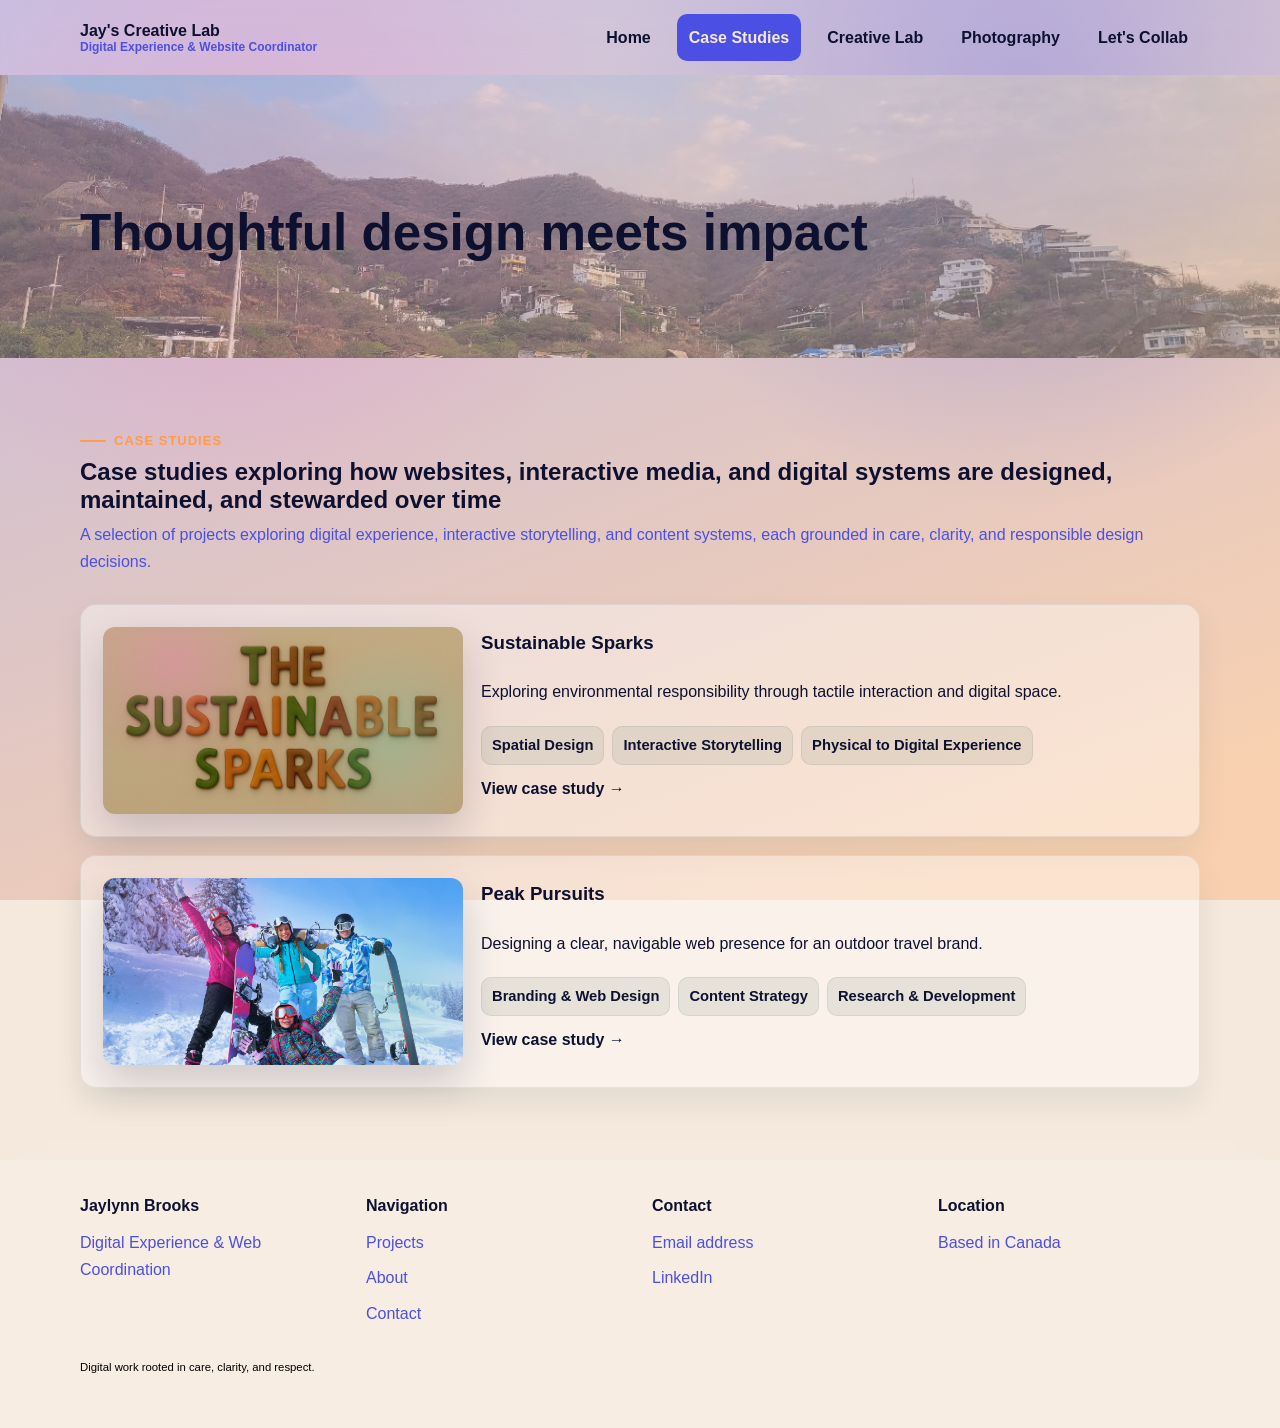
<file: case-studies.html>
<!DOCTYPE html>
<html lang="en">

<head>
  <meta charset="UTF-8" />
  <meta name="viewport" content="width=device-width, initial-scale=1" />
  <title>Case Studies — Jay's Creative Lab</title>
  <link rel="stylesheet" href="style.css" />
</head>

<body class="page-home">
  <div data-site-header></div>

  <main>
    <section class="hero">
      <div class="container hero-grid">
        <div>
          <h1>Thoughtful design meets impact</h1>
        </div>
      </div>
    </section>

    <section class="section">

      <div class="container">

        <div class="section-heading">
          <span class="eyebrow">CASE STUDIES</span>
          <h2>Case studies exploring how websites, interactive media, and digital systems are designed, maintained, and stewarded over time</h2>
          <p class="case-studies-intro">A selection of projects exploring digital experience, interactive storytelling, and content systems, each grounded in care, clarity, and responsible design decisions.</p>
        </div>

        <div class="case-list">
          <a class="card project-card case-card" href="sustainable-sparks.html">
            <div class="case-image" aria-hidden="true"
              style="background-image: url('sustainable-sparks-images/The-Sustainable-Sparks.png'); background-size: cover; background-position: center;">
            </div>
            <div>
              <h3>Sustainable Sparks</h3>
              <p>Exploring environmental responsibility through tactile interaction and digital space.</p>
              <div class="tag-row">
                <span class="tag">Spatial Design</span>
                <span class="tag">Interactive Storytelling</span>
                <span class="tag">Physical to Digital Experience</span>
              </div>
              <span class="back-link" aria-hidden="true">View case study →</span>
            </div>
          </a>

         <a class="card project-card case-card" href="peak-pursuits.html">
            <div class="case-image" aria-hidden="true"
              style="background-image: url('peak-pursuits-images/Peak-Pursuits-01.png'); background-size: cover; background-position: center;">
            </div>
            <div>
              <h3>Peak Pursuits</h3>
              <p>Designing a clear, navigable web presence for an outdoor travel brand.</p>
              <div class="tag-row">
                <span class="tag">Branding & Web Design</span>
                <span class="tag">Content Strategy</span>
                <span class="tag">Research & Development</span>
              </div>
              <span class="back-link" aria-hidden="true">View case study →</span>
            </div>
          </a>

          <!--
          <a class="card project-card case-card" href="wavemakers.html">
            <div class="case-image" aria-hidden="true" style="background-image: url('wavemakers.png'); background-size: cover; background-position: center;"></div>
            <div>
              <h3>Wavemakers</h3>
              <p>Interactive research workbook for international student well-being and support systems.</p>
              <div class="tag-row">
                <span class="tag">UX Research</span>
                <span class="tag">Service Design</span>
                <span class="tag">Workshops</span>
              </div>
              <span class="back-link" aria-hidden="true">View case study →</span>
            </div>
          </a>

          <a class="card project-card case-card" href="ai-travel-agent.html">
            <div class="case-image" aria-hidden="true" style="background-image: url('ai-travel-agent.png'); background-size: cover; background-position: center;"></div>
            <div>
              <h3>AI Travel Agent Management</h3>
              <p>Prototyping human-AI collaboration for sustainable, efficient trip planning.</p>
              <div class="tag-row">
                <span class="tag">AI Ethics</span>
                <span class="tag">Interaction</span>
                <span class="tag">Workflow</span>
              </div>
              <span class="back-link" aria-hidden="true">View case study →</span>
            </div>
          </a> 
          -->
        </div>
      </div>
    </section>


  </main>

  <div data-site-footer></div>



  <script src="script.js"></script>
</body>

</html>
</file>
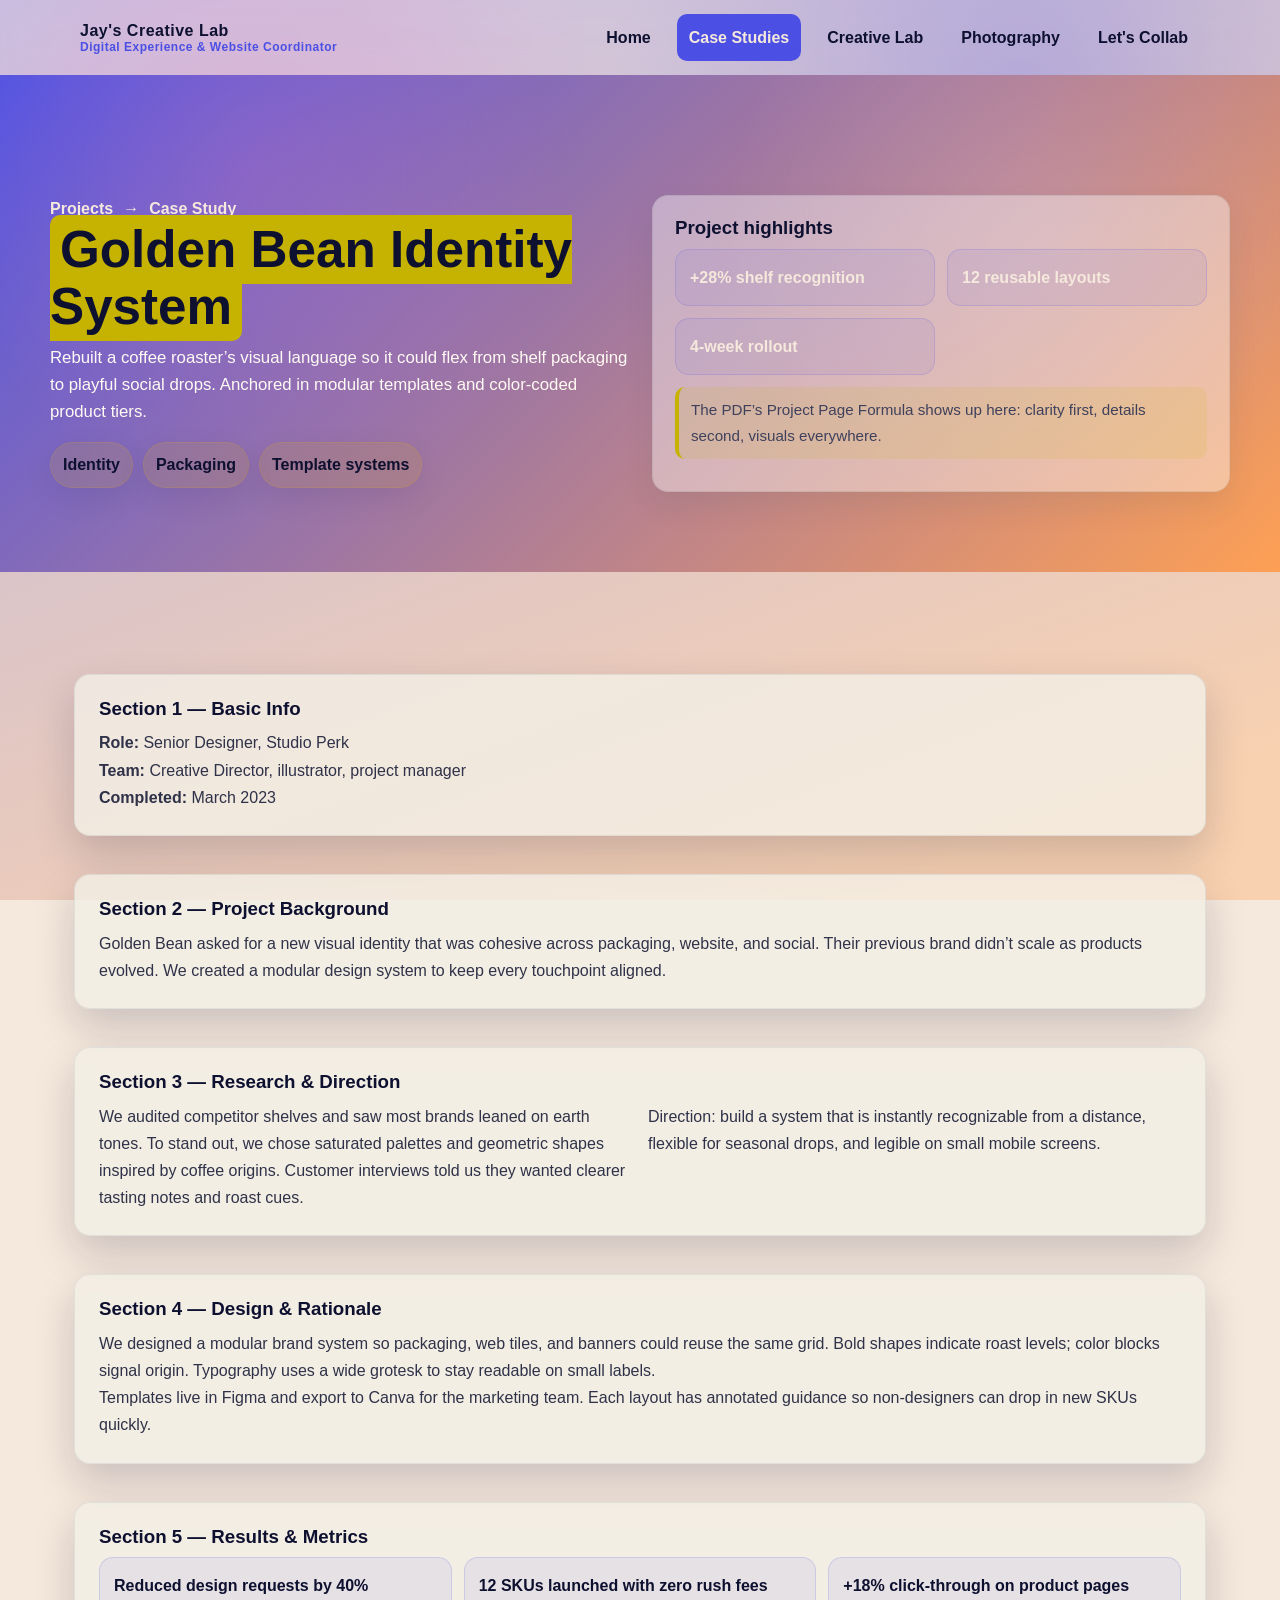
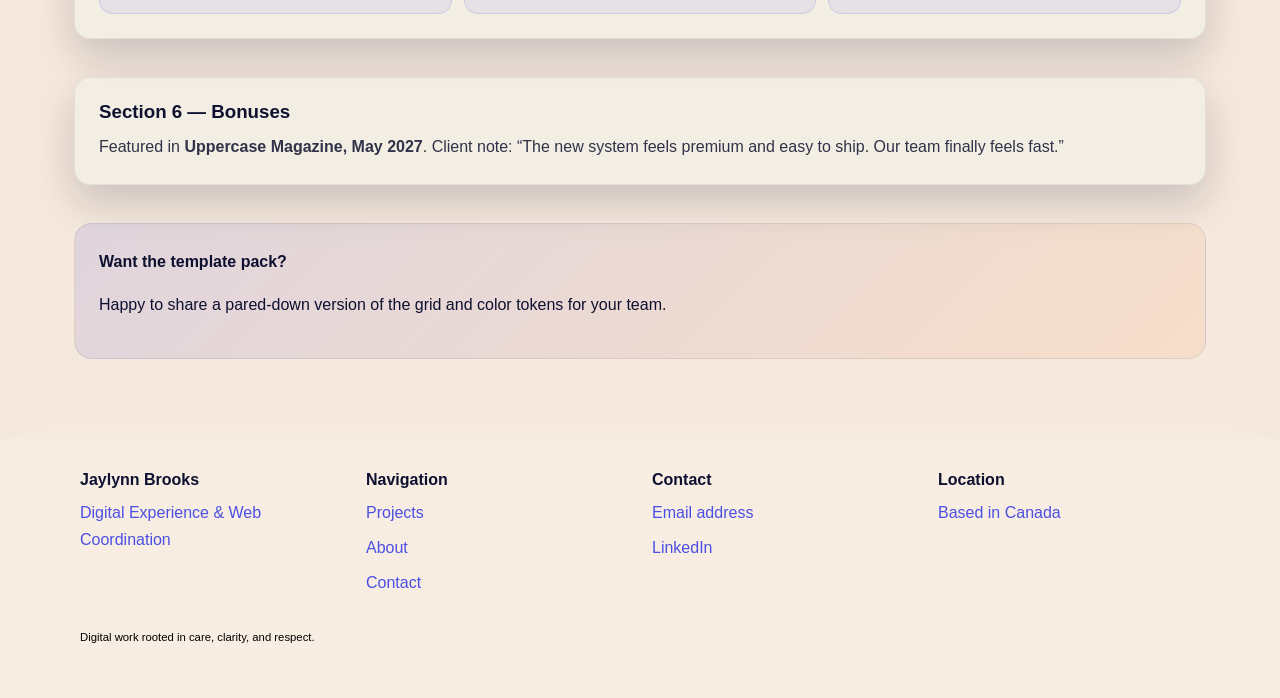
<file: case-study-brand.html>
<!DOCTYPE html>
<html lang="en">
  <head>
    <meta charset="UTF-8" />
    <meta name="viewport" content="width=device-width, initial-scale=1.0" />
    <title>Case Study: Golden Bean Identity</title>
    <link rel="stylesheet" href="css/styles.css" />
    <link rel="stylesheet" href="style.css" />
  </head>
  <body class="page-home">
    <div data-site-header></div>

    <main class="page">
      <section class="page-hero">
        <div class="inner">
          <div>
            <div class="breadcrumbs">
              <a href="index.html#projects" style="color: inherit">Projects</a>
              <span>→</span>
              <span>Case Study</span>
            </div>
            <h1><span class="highlight">Golden Bean Identity System</span></h1>
            <p class="lead">
              Rebuilt a coffee roaster’s visual language so it could flex from shelf packaging to playful social drops.
              Anchored in modular templates and color-coded product tiers.
            </p>
            <div class="pill-row" style="margin-top: 12px">
              <span class="pill">Identity</span>
              <span class="pill">Packaging</span>
              <span class="pill">Template systems</span>
            </div>
          </div>
          <div class="card">
            <h3>Project highlights</h3>
            <div class="metrics">
              <div class="metric">+28% shelf recognition</div>
              <div class="metric">12 reusable layouts</div>
              <div class="metric">4-week rollout</div>
            </div>
            <p class="note" style="margin-top: 12px">
              The PDF’s Project Page Formula shows up here: clarity first, details second, visuals everywhere.
            </p>
          </div>
        </div>
      </section>

      <section class="page-body">
        <div class="case-section">
          <h3>Section 1 — Basic Info</h3>
          <p><strong>Role:</strong> Senior Designer, Studio Perk</p>
          <p><strong>Team:</strong> Creative Director, illustrator, project manager</p>
          <p><strong>Completed:</strong> March 2023</p>
        </div>

        <div class="case-section">
          <h3>Section 2 — Project Background</h3>
          <p>
            Golden Bean asked for a new visual identity that was cohesive across packaging, website, and social.
            Their previous brand didn’t scale as products evolved. We created a modular design system to keep every
            touchpoint aligned.
          </p>
        </div>

        <div class="case-section">
          <h3>Section 3 — Research & Direction</h3>
          <div class="two-col">
            <p>
              We audited competitor shelves and saw most brands leaned on earth tones. To stand out, we chose saturated
              palettes and geometric shapes inspired by coffee origins. Customer interviews told us they wanted
              clearer tasting notes and roast cues.
            </p>
            <p>
              Direction: build a system that is instantly recognizable from a distance, flexible for seasonal drops, and
              legible on small mobile screens.
            </p>
          </div>
        </div>

        <div class="case-section">
          <h3>Section 4 — Design & Rationale</h3>
          <p>
            We designed a modular brand system so packaging, web tiles, and banners could reuse the same grid. Bold
            shapes indicate roast levels; color blocks signal origin. Typography uses a wide grotesk to stay readable on
            small labels.
          </p>
          <p>
            Templates live in Figma and export to Canva for the marketing team. Each layout has annotated guidance so
            non-designers can drop in new SKUs quickly.
          </p>
        </div>

        <div class="case-section">
          <h3>Section 5 — Results & Metrics</h3>
          <div class="metrics">
            <div class="metric">Reduced design requests by 40%</div>
            <div class="metric">12 SKUs launched with zero rush fees</div>
            <div class="metric">+18% click-through on product pages</div>
          </div>
        </div>

        <div class="case-section">
          <h3>Section 6 — Bonuses</h3>
          <p>
            Featured in <strong>Uppercase Magazine, May 2027</strong>. Client note: “The new system feels premium and
            easy to ship. Our team finally feels fast.”
          </p>
        </div>

        <div class="callout">
          <strong>Want the template pack?</strong>
          <p>Happy to share a pared-down version of the grid and color tokens for your team.</p>
        </div>
      </section>
    </main>

    <div data-site-footer></div>

    <script src="script.js"></script>
  </body>
</html>
</file>
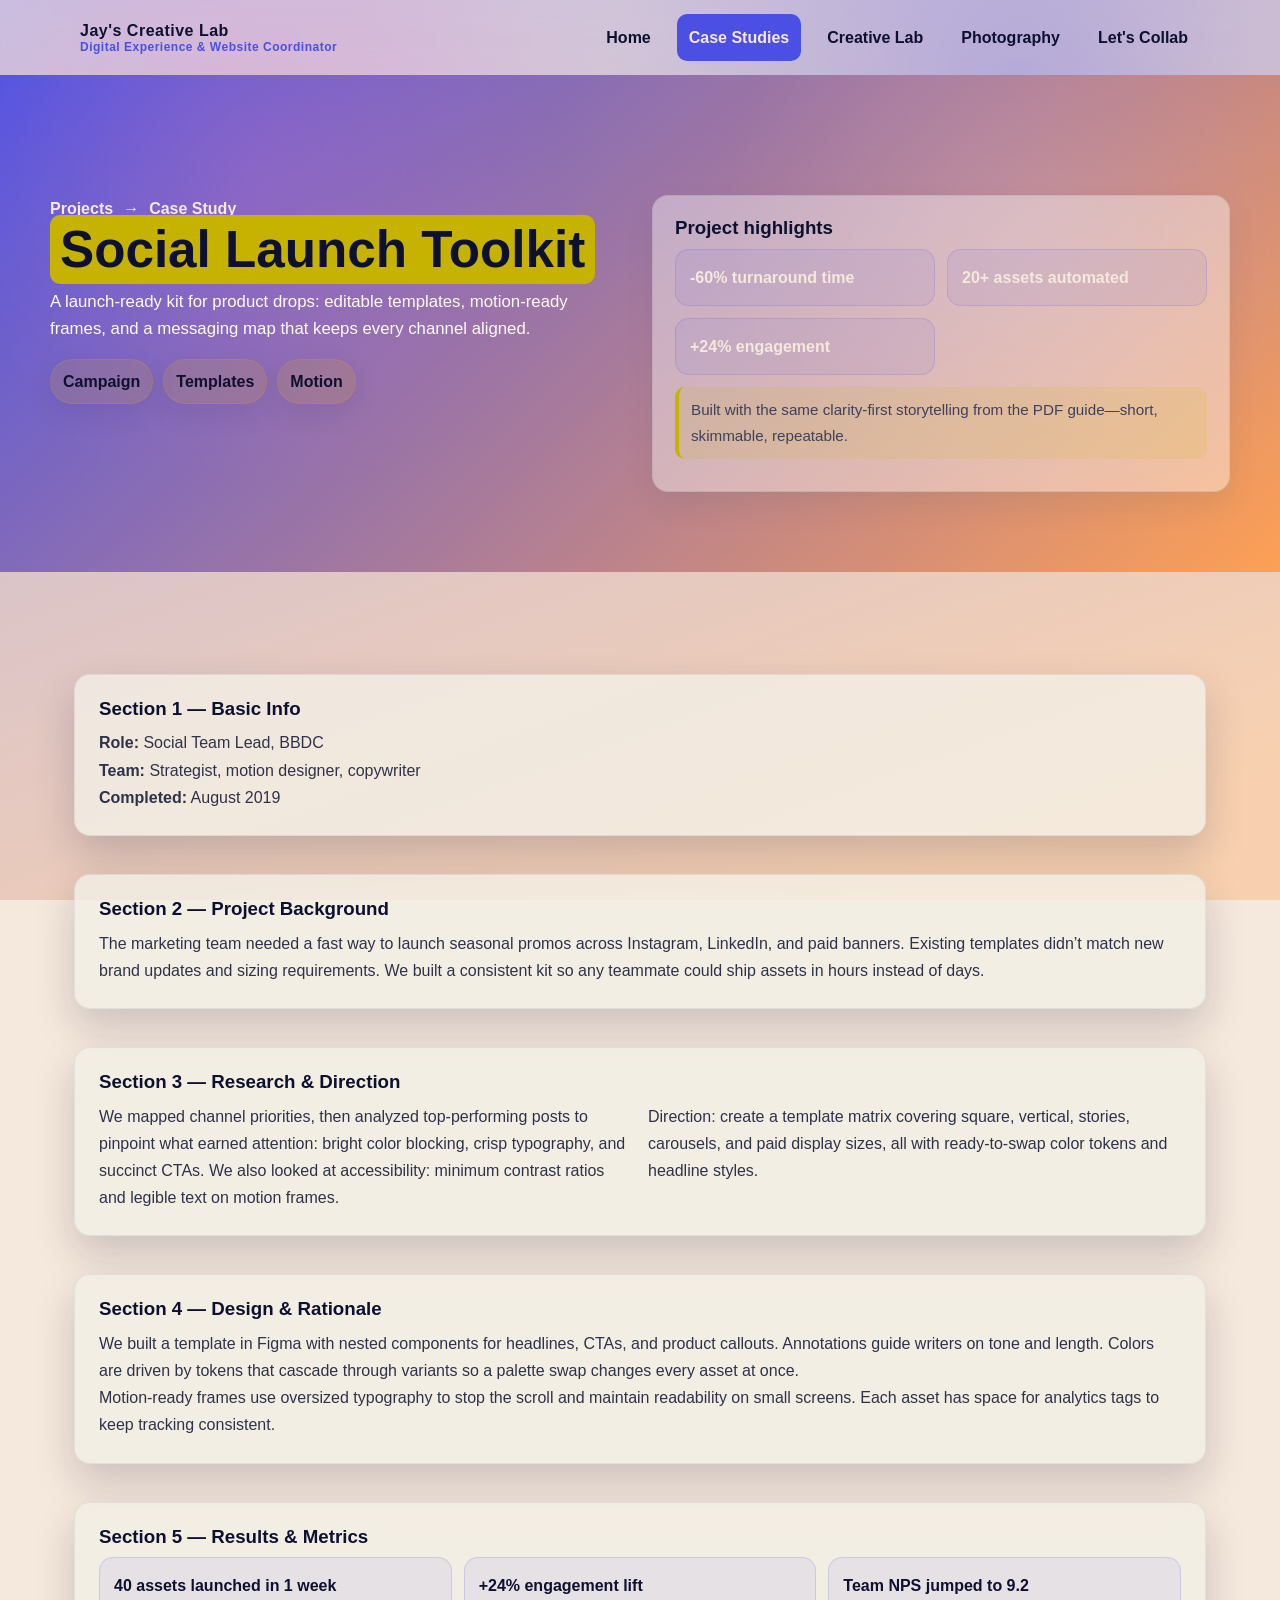
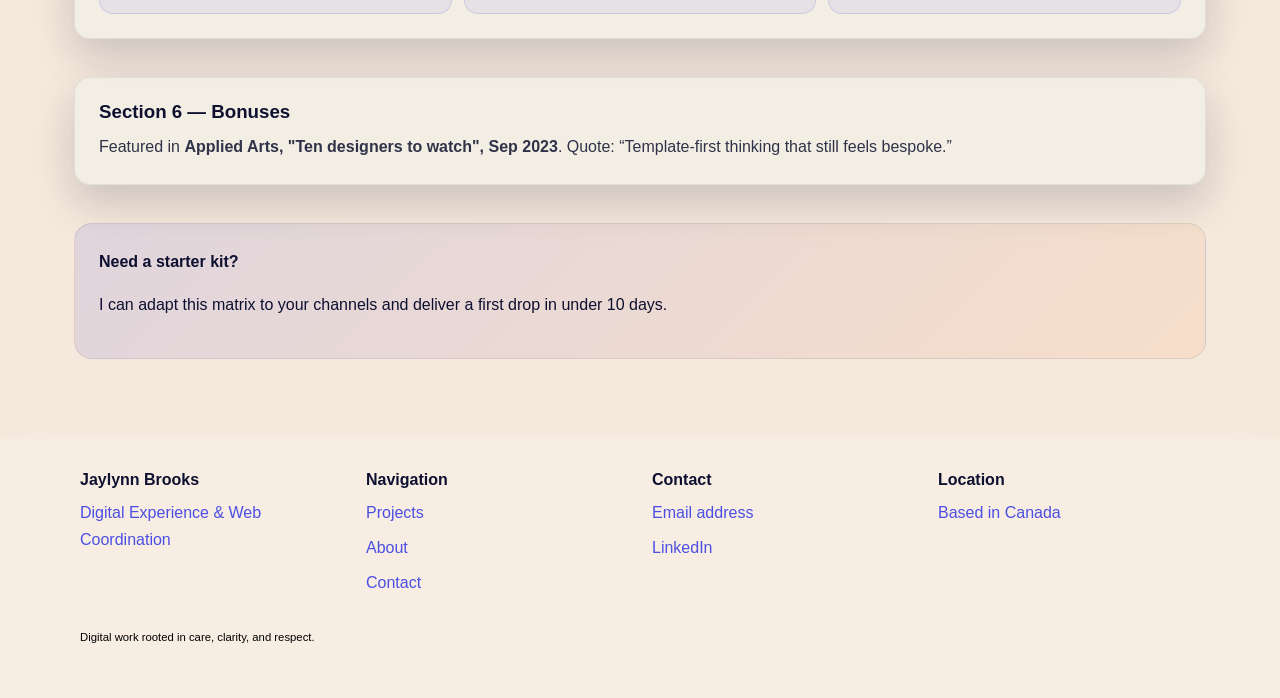
<file: case-study-campaign.html>
<!DOCTYPE html>
<html lang="en">
  <head>
    <meta charset="UTF-8" />
    <meta name="viewport" content="width=device-width, initial-scale=1.0" />
    <title>Case Study: Social Launch Toolkit</title>
    <link rel="stylesheet" href="css/styles.css" />
    <link rel="stylesheet" href="style.css" />
  </head>
  <body class="page-home">
    <div data-site-header></div>

    <main class="page">
      <section class="page-hero">
        <div class="inner">
          <div>
            <div class="breadcrumbs">
              <a href="index.html#projects" style="color: inherit">Projects</a>
              <span>→</span>
              <span>Case Study</span>
            </div>
            <h1><span class="highlight">Social Launch Toolkit</span></h1>
            <p class="lead">
              A launch-ready kit for product drops: editable templates, motion-ready frames, and a messaging map that
              keeps every channel aligned.
            </p>
            <div class="pill-row" style="margin-top: 12px">
              <span class="pill">Campaign</span>
              <span class="pill">Templates</span>
              <span class="pill">Motion</span>
            </div>
          </div>
          <div class="card">
            <h3>Project highlights</h3>
            <div class="metrics">
              <div class="metric">-60% turnaround time</div>
              <div class="metric">20+ assets automated</div>
              <div class="metric">+24% engagement</div>
            </div>
            <p class="note" style="margin-top: 12px">
              Built with the same clarity-first storytelling from the PDF guide—short, skimmable, repeatable.
            </p>
          </div>
        </div>
      </section>

      <section class="page-body">
        <div class="case-section">
          <h3>Section 1 — Basic Info</h3>
          <p><strong>Role:</strong> Social Team Lead, BBDC</p>
          <p><strong>Team:</strong> Strategist, motion designer, copywriter</p>
          <p><strong>Completed:</strong> August 2019</p>
        </div>

        <div class="case-section">
          <h3>Section 2 — Project Background</h3>
          <p>
            The marketing team needed a fast way to launch seasonal promos across Instagram, LinkedIn, and paid banners.
            Existing templates didn’t match new brand updates and sizing requirements. We built a consistent kit so
            any teammate could ship assets in hours instead of days.
          </p>
        </div>

        <div class="case-section">
          <h3>Section 3 — Research & Direction</h3>
          <div class="two-col">
            <p>
              We mapped channel priorities, then analyzed top-performing posts to pinpoint what earned attention:
              bright color blocking, crisp typography, and succinct CTAs. We also looked at accessibility: minimum
              contrast ratios and legible text on motion frames.
            </p>
            <p>
              Direction: create a template matrix covering square, vertical, stories, carousels, and paid display sizes,
              all with ready-to-swap color tokens and headline styles.
            </p>
          </div>
        </div>

        <div class="case-section">
          <h3>Section 4 — Design & Rationale</h3>
          <p>
            We built a template in Figma with nested components for headlines, CTAs, and product callouts. Annotations
            guide writers on tone and length. Colors are driven by tokens that cascade through variants so a palette swap
            changes every asset at once.
          </p>
          <p>
            Motion-ready frames use oversized typography to stop the scroll and maintain readability on small screens.
            Each asset has space for analytics tags to keep tracking consistent.
          </p>
        </div>

        <div class="case-section">
          <h3>Section 5 — Results & Metrics</h3>
          <div class="metrics">
            <div class="metric">40 assets launched in 1 week</div>
            <div class="metric">+24% engagement lift</div>
            <div class="metric">Team NPS jumped to 9.2</div>
          </div>
        </div>

        <div class="case-section">
          <h3>Section 6 — Bonuses</h3>
          <p>
            Featured in <strong>Applied Arts, "Ten designers to watch", Sep 2023</strong>. Quote: “Template-first thinking
            that still feels bespoke.”
          </p>
        </div>

        <div class="callout">
          <strong>Need a starter kit?</strong>
          <p>I can adapt this matrix to your channels and deliver a first drop in under 10 days.</p>
        </div>
      </section>
    </main>

    <div data-site-footer></div>

    <script src="script.js"></script>
  </body>
</html>
</file>
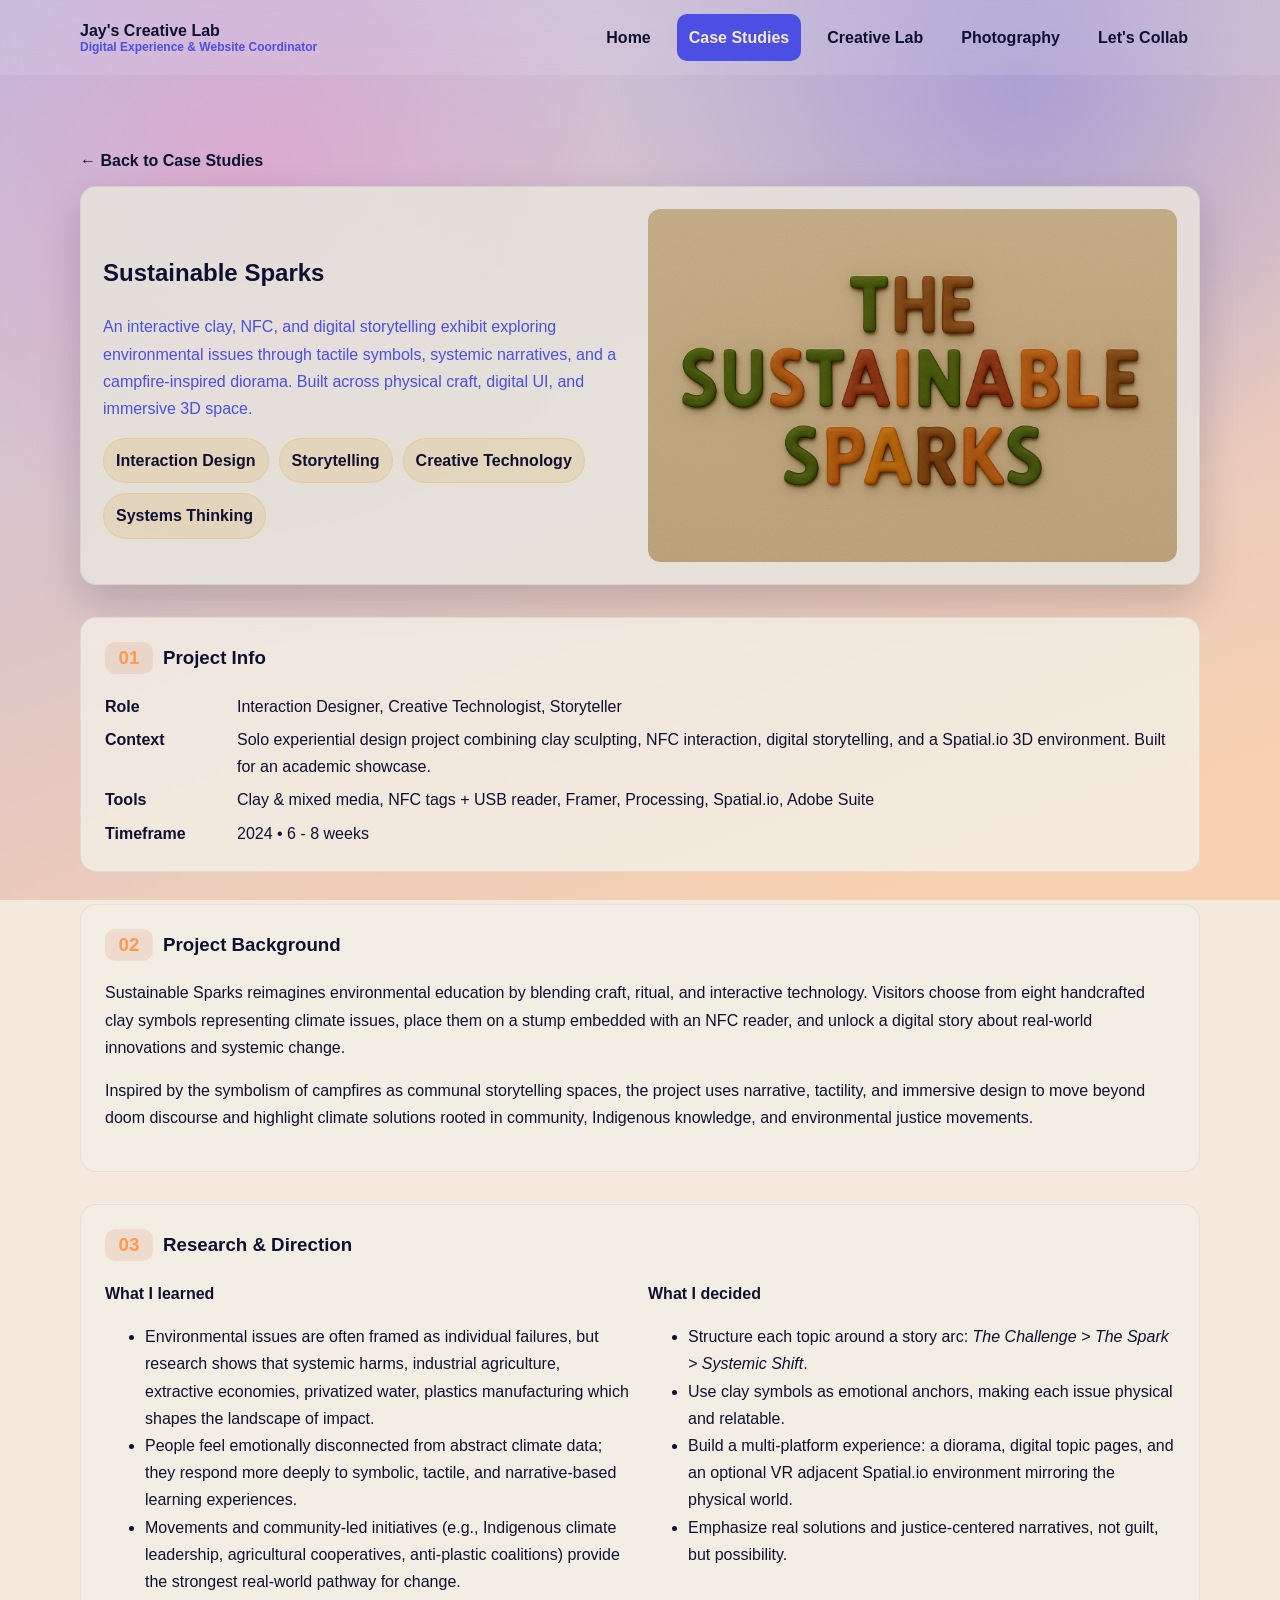
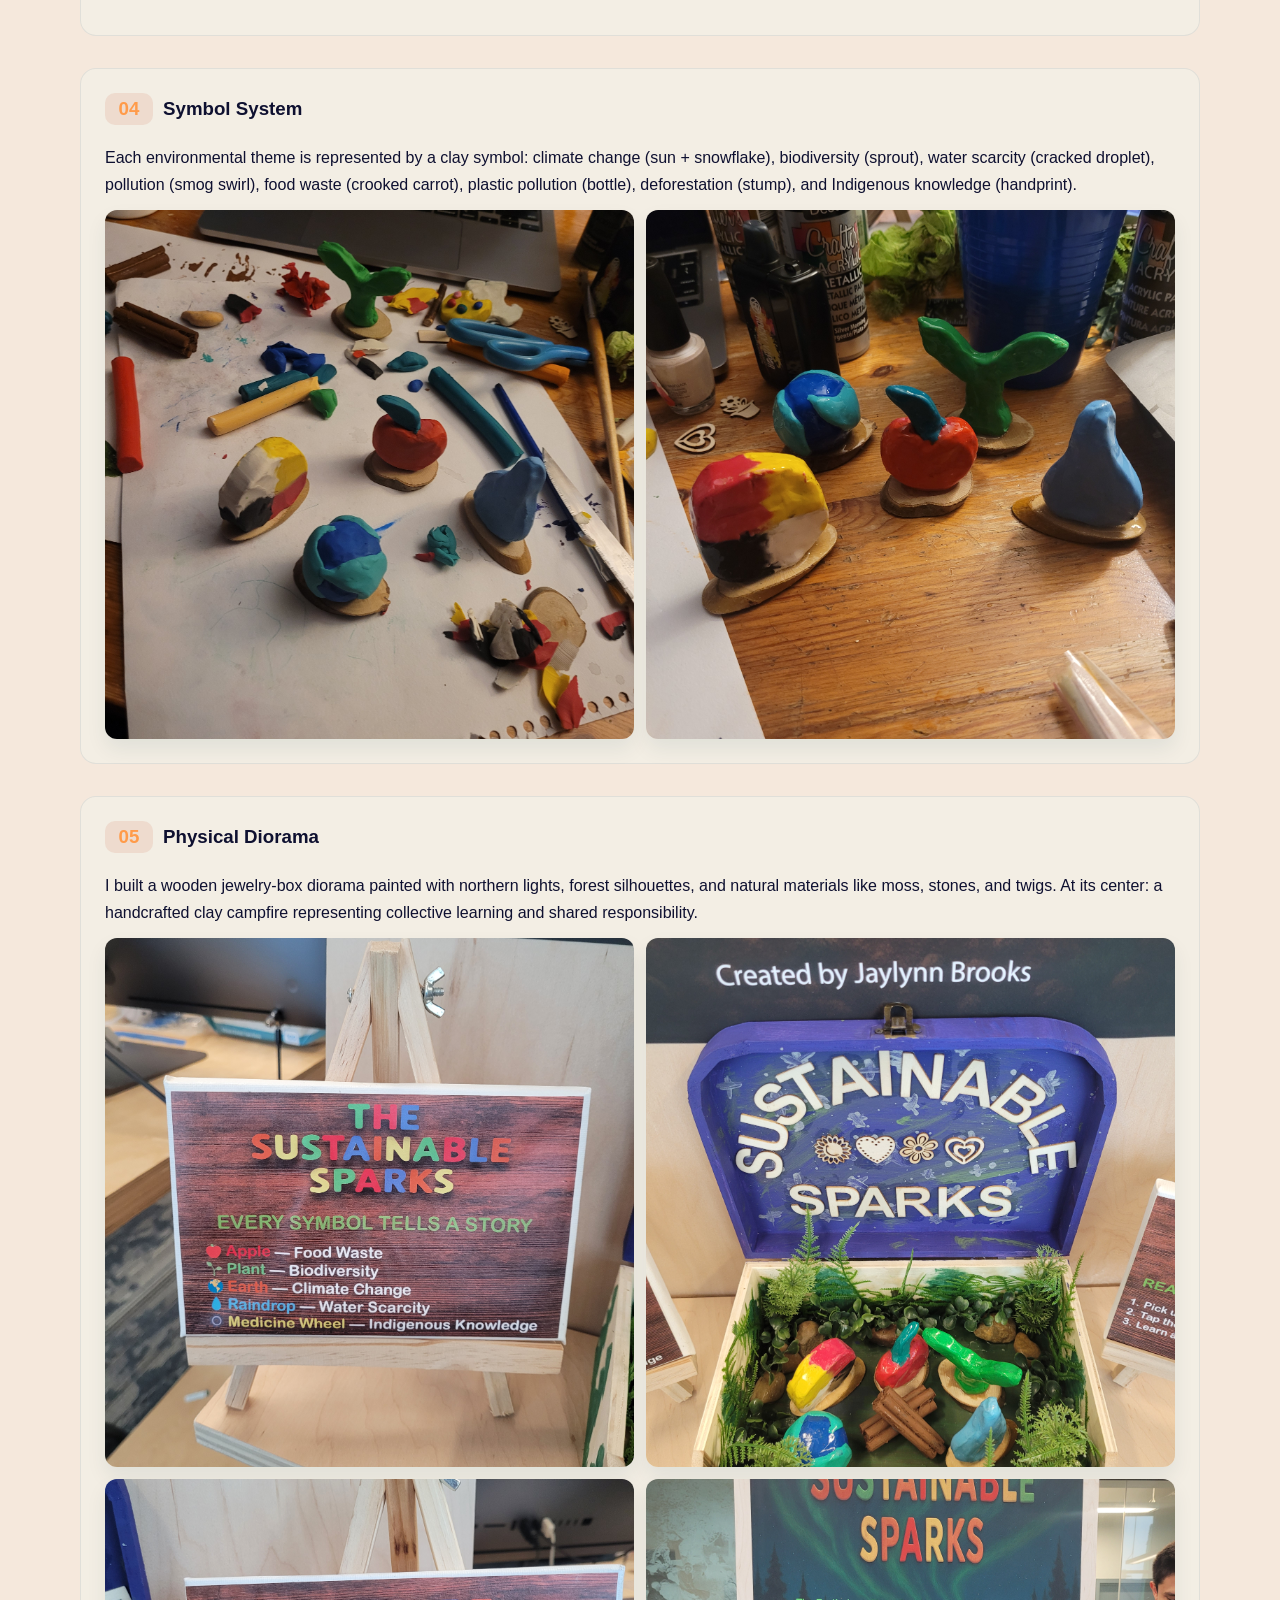
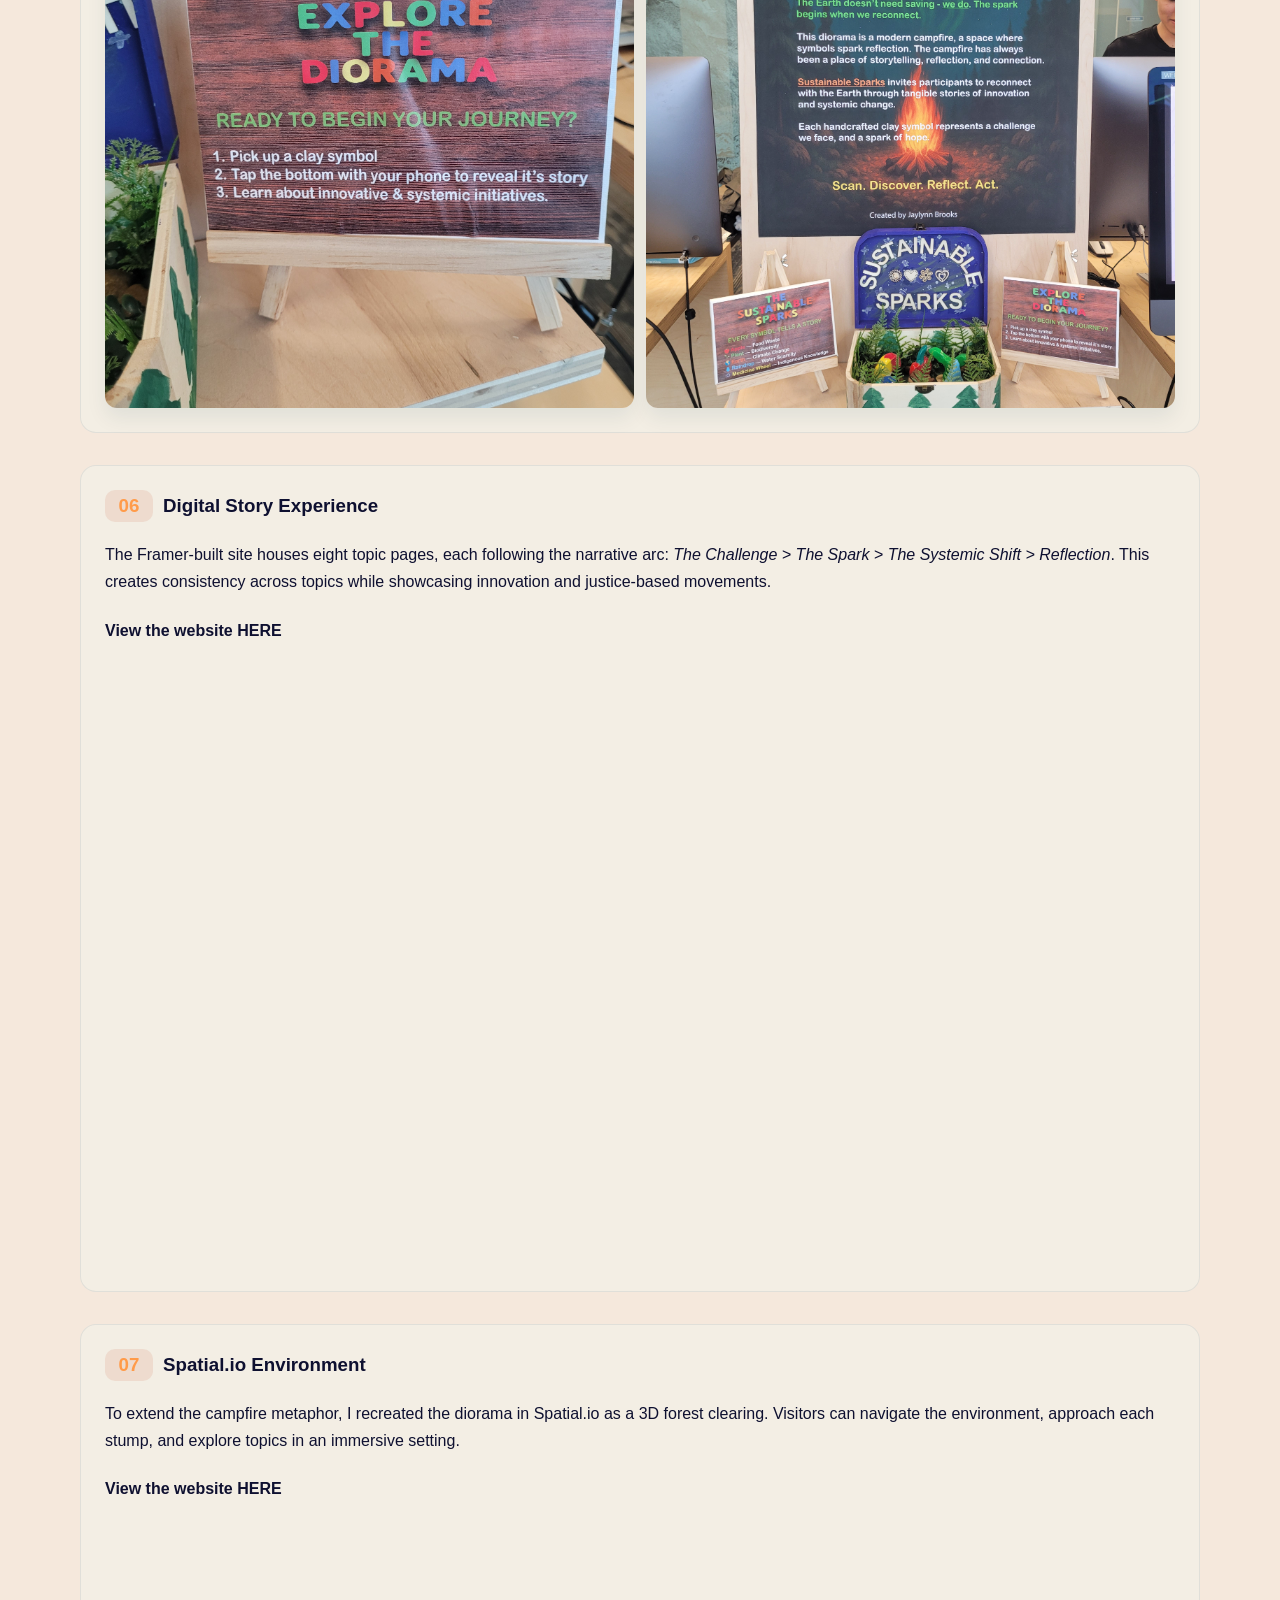
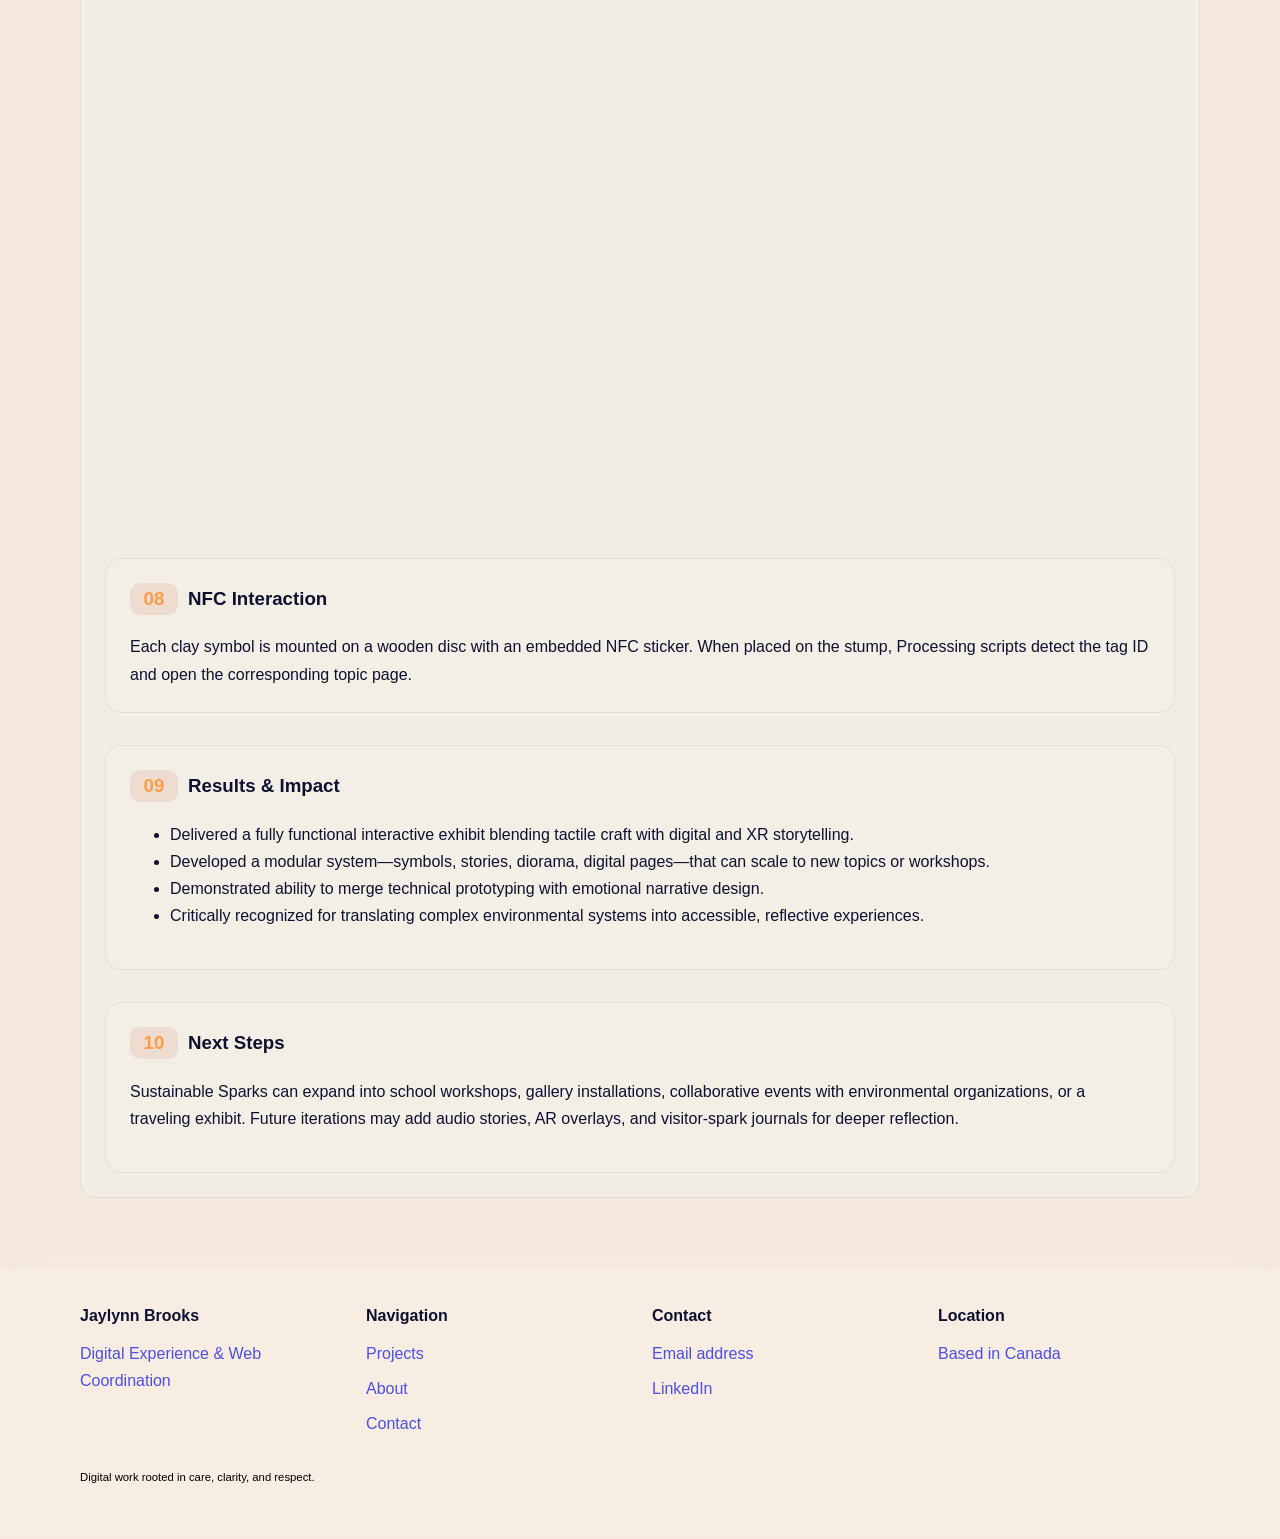
<file: sustainable-sparks.html>
<!DOCTYPE html>
<html lang="en">

<head>
  <meta charset="UTF-8" />
  <meta name="viewport" content="width=device-width, initial-scale=1" />
  <title>Sustainable Sparks — Case Study | Jay's Creative Lab</title>
  <link rel="stylesheet" href="style.css" />
</head>

<body class="page-home page-sustainable-sparks">
  <div data-site-header></div>

  <main>
    <section class="section">
      <div class="container">
        <a class="back-link" href="case-studies.html">← Back to Case Studies</a>

        <!-- HERO -->
        <div class="hero-card sustainable-hero-card"
          style="color: var(--color-peacock); background: rgba(230,227,220,0.9); border: 1px solid rgba(12,58,82,0.08); display: grid; grid-template-columns: 1fr 1fr; gap: 16px; align-items: center;">
          <div class="hero-copy">
            <h1 style="color: var(--color-peacock); font-family: var(--font-heading);">Sustainable Sparks</h1>
            <p class="muted">
              An interactive clay, NFC, and digital storytelling exhibit exploring environmental issues through
              tactile symbols, systemic narratives, and a campfire-inspired diorama. Built across physical craft,
              digital UI, and immersive 3D space.
            </p>
            <div class="focus-tags">
              <span class="pill">Interaction Design</span>
              <span class="pill">Storytelling</span>
              <span class="pill">Creative Technology</span>
              <span class="pill">Systems Thinking</span>
            </div>
          </div>
          <div class="hero-media" style="width: 100%; height: 100%; border-radius: var(--radius-md); overflow: hidden;">
            <img data-lightbox-img data-lightbox-group="sustainable-sparks" src="sustainable-sparks-images/The-Sustainable-Sparks.png" alt="Sustainable Sparks diorama hero"
              style="width: 100%; height: 100%; object-fit: cover;" />
          </div>
        </div>

        <!-- 01 PROJECT INFO -->
        <div class="case-section">
          <h3><span class="label-number">01</span>Project Info</h3>
          <dl class="definition-list">
            <dt>Role</dt>
            <dd>Interaction Designer, Creative Technologist, Storyteller</dd>

            <dt>Context</dt>
            <dd>
              Solo experiential design project combining clay sculpting, NFC interaction, digital storytelling,
              and a Spatial.io 3D environment. Built for an academic showcase.
            </dd>

            <dt>Tools</dt>
            <dd>Clay & mixed media, NFC tags + USB reader, Framer, Processing, Spatial.io, Adobe Suite</dd>

            <dt>Timeframe</dt>
            <dd>2024 • 6 - 8 weeks</dd>
          </dl>
        </div>

        <!-- 02 BACKGROUND -->
        <div class="case-section">
          <h3><span class="label-number">02</span>Project Background</h3>
          <p>
            Sustainable Sparks reimagines environmental education by blending craft, ritual, and interactive
            technology. Visitors choose from eight handcrafted clay symbols representing climate issues, place
            them on a stump embedded with an NFC reader, and unlock a digital story about real-world innovations
            and systemic change.
          </p>
          <p>
            Inspired by the symbolism of campfires as communal storytelling spaces, the project uses narrative,
            tactility, and immersive design to move beyond doom discourse and highlight climate solutions rooted
            in community, Indigenous knowledge, and environmental justice movements.
          </p>

        </div>

        <!-- 03 RESEARCH & DIRECTION -->
        <div class="case-section">
          <h3><span class="label-number">03</span>Research &amp; Direction</h3>
          <div class="two-col">
            <div>
              <strong>What I learned</strong>
              <ul>
                <li>
                  Environmental issues are often framed as individual failures, but research shows that
                  systemic harms, industrial agriculture, extractive economies, privatized water,
                  plastics manufacturing which shapes the landscape of impact.
                </li>
                <li>
                  People feel emotionally disconnected from abstract climate data; they respond more deeply
                  to symbolic, tactile, and narrative-based learning experiences.
                </li>
                <li>
                  Movements and community-led initiatives (e.g., Indigenous climate leadership,
                  agricultural cooperatives, anti-plastic coalitions) provide the strongest real-world pathway
                  for change.
                </li>
              </ul>
            </div>
            <div>
              <strong>What I decided</strong>
              <ul>
                <li>
                  Structure each topic around a story arc: <em>The Challenge > The Spark
                    > Systemic Shift</em>.
                </li>
                <li>
                  Use clay symbols as emotional anchors, making each issue physical and relatable.
                </li>
                <li>
                  Build a multi-platform experience: a diorama, digital topic pages, and an optional VR adjacent
                  Spatial.io environment mirroring the physical world.
                </li>
                <li>
                  Emphasize real solutions and justice-centered narratives, not guilt, but possibility.
                </li>
              </ul>
            </div>
          </div>
        </div>

        <!-- 04 SYMBOL SYSTEM -->
        <div class="case-section">
          <h3><span class="label-number">04</span>Symbol System</h3>
          Each environmental theme is represented by a clay symbol: climate change (sun + snowflake),
          biodiversity (sprout), water scarcity (cracked droplet), pollution (smog swirl), food waste
          (crooked carrot), plastic pollution (bottle), deforestation (stump), and Indigenous knowledge
          (handprint).
          <div class="case-image-grid grid-4">
            <img data-lightbox-img data-lightbox-group="sustainable-sparks" src="sustainable-sparks-images/sustainable-sparks-08.jpg" alt="Symbols" />
            <img data-lightbox-img data-lightbox-group="sustainable-sparks" src="sustainable-sparks-images/sustainable-sparks-09.jpg" alt="Symbols in diorama" />
          </div>
        </div>

        <!-- 05 PHYSICAL DIORAMA -->
        <div class="case-section">
          <h3><span class="label-number">05</span>Physical Diorama</h3>
          I built a wooden jewelry-box diorama painted with northern lights, forest silhouettes, and natural
          materials like moss, stones, and twigs. At its center: a handcrafted clay campfire representing
          collective learning and shared responsibility.
          <div class="case-image-grid grid-4">
            <img data-lightbox-img data-lightbox-group="sustainable-sparks" src="sustainable-sparks-images/sustainable-sparks-sign-01.jpg" alt="Project visual placeholder" />
            <img data-lightbox-img data-lightbox-group="sustainable-sparks" src="sustainable-sparks-images/sustainable-sparks-diorama.jpg" alt="Project visual placeholder" />
            <img data-lightbox-img data-lightbox-group="sustainable-sparks" src="sustainable-sparks-images/sustainable-sparks-sign-02.jpg" alt="Project visual placeholder" />
            <img data-lightbox-img data-lightbox-group="sustainable-sparks" src="sustainable-sparks-images/sustainable-sparks-poster.jpg" alt="Project visual placeholder" />
          </div>
        </div>

        <!-- 06 DIGITAL STORY SYSTEM -->
        <div class="case-section">
          <h3><span class="label-number">06</span>Digital Story Experience</h3>
          The Framer-built site houses eight topic pages, each following the narrative arc:
          <em>The Challenge > The Spark > The Systemic Shift > Reflection</em>.
          This creates consistency across topics while showcasing innovation and justice-based movements.

          <h4>
          <a href="https://sustainable-sparks.framer.website/"
            target="_blank" rel="noopener noreferrer">View the website HERE</a>
            </h4>

          <div style="position:relative; width:100%; padding-top:56.25%; border-radius:12px; overflow:hidden;">
            <iframe src="https://sustainable-sparks.framer.website"
              style="position:absolute; top:0; left:0; width:100%; height:100%; border:0;" allowfullscreen></iframe>
          </div>


        </div>

        <!-- 07 IMMERSIVE SPACE -->
        <div class="case-section">
          <h3><span class="label-number">07</span>Spatial.io Environment</h3>
          To extend the campfire metaphor, I recreated the diorama in Spatial.io as a 3D forest clearing.
          Visitors can navigate the environment, approach each stump, and explore topics in an immersive
          setting.

          <h4>
          <a href="https://www.spatial.io/s/Sustainable-Sparks-68032ad3ca07ce71f6ff8558"
            target="_blank" rel="noopener noreferrer">View the website HERE</a>
            </h4>

          <div style="position:relative; width:100%; padding-top:56.25%; border-radius:12px; overflow:hidden;">
            <iframe src="https://www.spatial.io/s/Sustainable-Sparks-68032ad3ca07ce71f6ff8558"
              style="position:absolute; top:0; left:0; width:100%; height:100%; border:0;"
              allow="fullscreen; xr-spatial-tracking;" allowfullscreen></iframe>
          </div>

        

        <!-- 08 INTERACTION SYSTEM -->
        <div class="case-section">
          <h3><span class="label-number">08</span>NFC Interaction</h3>
          Each clay symbol is mounted on a wooden disc with an embedded NFC sticker. When placed on the
          stump, Processing scripts detect the tag ID and open the corresponding topic page.
        </div>

        <!-- 09 RESULTS -->
        <div class="case-section">
          <h3><span class="label-number">09</span>Results &amp; Impact</h3>
          <ul>
            <li>
              Delivered a fully functional interactive exhibit blending tactile craft with digital and XR storytelling.
            </li>
            <li>
              Developed a modular system—symbols, stories, diorama, digital pages—that can scale to new topics or
              workshops.
            </li>
            <li>
              Demonstrated ability to merge technical prototyping with emotional narrative design.
            </li>
            <li>
              Critically recognized for translating complex environmental systems into accessible, reflective
              experiences.
            </li>
          </ul>
        </div>

        <!-- 10 NEXT STEPS -->
        <div class="case-section">
          <h3><span class="label-number">10</span>Next Steps</h3>
          <p>
            Sustainable Sparks can expand into school workshops, gallery installations, collaborative events with
            environmental organizations, or a traveling exhibit. Future iterations may add audio stories, AR overlays,
            and visitor-spark journals for deeper reflection.
          </p>
        </div>

      </div>
    </section>
  </main>

      <div data-site-footer></div>



  <script src="script.js"></script>
</body>

</html>
</file>
<file: style.css>
/* Global Styles for Jay's Creative Lab Portfolio */
:root {
  --color-bg-cream: #f5e8dc;
  --color-bg-mist: #fffaf3;
  --color-peacock: #0e1030;
  --color-teal: #4b4fe3;
  --color-saffron: #ff9b4a;
  --color-citrine: #c6b200;
  --color-walnut: #0e1030;
  --color-sage: #6ed4bd;
  --color-card: #ffffff;
  --color-text: #0e1030;
  --shadow-soft: 0 18px 40px rgba(14, 16, 48, 0.18);
  --shadow-lift: 0 10px 24px rgba(14, 16, 48, 0.2);
  --radius-lg: 16px;
  --radius-md: 12px;
  --radius-sm: 10px;
  --font-heading: "Gill Sans", "Avenir Next", "Segoe UI", "Helvetica Neue", sans-serif;
  --font-body: "Gill Sans", "Avenir Next", "Segoe UI", "Helvetica Neue", sans-serif;
}

* {
  box-sizing: border-box;
}

body {
  margin: 0;
  font-family: var(--font-body);
  color: var(--color-text);
  background: radial-gradient(circle at 20% 20%, rgba(247, 122, 194, 0.15), transparent 32%),
    radial-gradient(circle at 80% 0%, rgba(110, 212, 189, 0.18), transparent 30%),
    var(--color-bg-cream);
  line-height: 1.7;
  -webkit-font-smoothing: antialiased;
}

.page-home {
  background:
    radial-gradient(circle at 20% 20%, rgba(247, 122, 194, 0.3), transparent 30%),
    radial-gradient(circle at 80% 10%, rgba(75, 79, 227, 0.3), transparent 32%),
    linear-gradient(160deg, rgba(75, 79, 227, 0.3) 0%, rgba(255, 155, 74, 0.3) 90%),
    var(--color-bg-cream);
  background-attachment: fixed;
}

html {
  scroll-behavior: smooth;
}

a {
  color: inherit;
  text-decoration: none;
}

a:focus-visible,
button:focus-visible,
input:focus-visible,
textarea:focus-visible,
select:focus-visible {
  outline: 2px solid var(--color-saffron);
  outline-offset: 2px;
}

img {
  max-width: 100%;
  display: block;
  border-radius: var(--radius-md);
}

main {
  display: block;
}

.container {
  width: min(1120px, 100% - 32px);
  margin: 0 auto;
}

.section {
  padding: 72px 0;
}

#impact .impact-block {
  margin-bottom: 40px;
}

.impact-divider {
  height: 1px;
  margin-top: 32px;
  background: rgba(12, 58, 82, 0.2);
}

.section-heading {
  display: flex;
  flex-direction: column;
  gap: 6px;
  margin-bottom: 28px;
}

.section-heading .eyebrow {
  text-transform: uppercase;
  letter-spacing: 1px;
  font-size: 13px;
  font-weight: 700;
  color: var(--color-saffron);
  display: inline-flex;
  align-items: center;
  gap: 8px;
}

.section-heading .eyebrow::before {
  content: "";
  width: 26px;
  height: 2px;
  background: var(--color-saffron);
  border-radius: 4px;
}

.section-heading h2,
.section-heading h3 {
  margin: 0;
  font-family: var(--font-heading);
  color: var(--color-peacock);
  line-height: 1.2;
}

.section-heading p {
  margin: 0;
  color: var(--color-teal);
}

.case-studies-intro {
  color: #000;
}

.site-header {
  position: sticky;
  top: 0;
  z-index: 20;
  background: rgba(255, 255, 255, 0.1);
  backdrop-filter: blur(12px);
  border-bottom: 1px solid rgba(12, 58, 82, 0.15);
}

.page-home .site-header {
  background: rgba(255, 255, 255, 0.1);
  border-bottom: none;
  backdrop-filter: blur(12px);
  transition: background 0.3s ease, backdrop-filter 0.3s ease;
}

.page-home .site-header.scrolled {
  background: linear-gradient(160deg, rgba(255, 255, 255, 0.15), rgba(255, 255, 255, 0.05));
  backdrop-filter: blur(8px);
  border-bottom: 1px solid rgba(255, 255, 255, 0.1);
}

.nav {
  display: flex;
  align-items: center;
  justify-content: space-between;
  padding: 14px 0;
}

.brand {
  display: inline-flex;
  align-items: center;
  gap: 10px;
  color: var(--color-peacock);
  font-weight: 800;
}

.logo-mark {
  width: 40px;
  height: 40px;
  border-radius: 12px;
  border: 2px solid var(--color-peacock);
  display: inline-flex;
  align-items: center;
  justify-content: center;
  position: relative;
  background: linear-gradient(145deg, rgba(47, 99, 114, 0.18), rgba(227, 216, 194, 0.5));
}

.logo-mark::after {
  content: "";
  width: 16px;
  height: 16px;
  border-radius: 6px;
  border: 2px solid var(--color-peacock);
  background: var(--color-bg-cream);
}

.brand-text {
  display: flex;
  flex-direction: column;
  line-height: 1.2;
}

.brand-text small {
  font-size: 12px;
  color: var(--color-teal);
  font-weight: 600;
}

.nav-links {
  display: flex;
  align-items: center;
  gap: 14px;
}

.nav-links a {
  padding: 10px 12px;
  border-radius: var(--radius-sm);
  font-weight: 600;
  color: var(--color-peacock);
  transition: background 0.2s ease, color 0.2s ease, transform 0.15s ease;
}

.nav-links a:hover {
  background: #ff9b4a;
  transform: translateY(-1px);
}

.nav-links a.active {
  background: var(--color-teal);
  color: var(--color-bg-cream);
}

.nav-toggle {
  display: none;
  border: 1px solid var(--color-peacock);
  background: var(--color-peacock);
  color: var(--color-bg-cream);
  padding: 10px 12px;
  border-radius: var(--radius-sm);
  font-weight: 700;
  transition: background 0.2s ease, border-color 0.2s ease, color 0.2s ease, transform 0.15s ease;
}

.hero {
  position: relative;
  overflow: hidden;
  padding: 120px 0 80px;
  color: var(--color-peacock);
}

.hero::before {
  content: "";
  position: absolute;
  inset: 0;
  background:
    radial-gradient(circle at 20% 20%, rgba(247, 122, 194, 0.28), transparent 30%),
    radial-gradient(circle at 80% 10%, rgba(75, 79, 227, 0.28), transparent 32%),
    linear-gradient(160deg, rgba(75, 79, 227, 0.92) 0%, #ff9b4a 90%);
  pointer-events: none;
}

.page-home .hero::before {
  display: block;
  background: url("hero-images/beach-colombia.jpg") center/cover no-repeat;
  opacity: 0.6;
}


.hero .container {
  position: relative;
  z-index: 1;
}

.hero-actions {
  margin: 18px 0 10px;
  display: flex;
  gap: 12px;
  flex-wrap: wrap;
}

.lead {
  font-size: 1.05rem;
  line-height: 1.6;
}

.hero-grid {
  display: grid;
  grid-template-columns: repeat(auto-fit, minmax(280px, 1fr));
  gap: 32px;
  align-items: start;
}

.hero h1 {
  font-family: var(--font-heading);
  font-size: clamp(2.6rem, 4vw, 3.6rem);
  margin: 10px 0 16px;
  line-height: 1.1;
}

.hero p {
  margin: 0 0 16px;
  color: var(--color-peacock);
}

.hero .lead {
  font-size: 1.05rem;
}

.hero-card {
  background: rgba(255, 255, 255, 0.12);
  border: 1px solid rgba(243, 239, 231, 0.3);
  border-radius: var(--radius-lg);
  padding: 22px;
  box-shadow: var(--shadow-soft);
  color: #ffffff3d;
}

.hero-card h3 {
  margin-top: 0;
  margin-bottom: 8px;
  color: #ffffff3d;
  ;
}

.hero-note {
  display: inline-flex;
  align-items: center;
  gap: 8px;
  padding: 8px 12px;
  border-radius: var(--radius-sm);
  background: rgba(208, 161, 31, 0.18);
  color: #fef9ea;
  font-weight: 600;
  text-transform: uppercase;
  letter-spacing: 0.5px;
}

.case-hero {
  position: relative;
  padding: 160px 0 120px;
  color: #ffffff;
  background-size: cover;
  background-position: center;
  overflow: hidden;
}

.case-hero::before {
  content: "";
  position: absolute;
  inset: 0;
  background: linear-gradient(180deg, rgba(0, 0, 0, 0.4), rgba(0, 0, 0, 0.55));
}

.case-hero .container {
  position: relative;
  z-index: 1;
}

.case-hero-content h1 {
  color: #ffffff;
  font-family: var(--font-heading);
}

.case-hero-content p {
  color: rgba(255, 255, 255, 0.9);
}

.case-hero .hero-note {
  background: rgba(0, 0, 0, 0.6);
  color: #fff;
}

.case-hero .pill {
  background: rgba(255, 255, 255, 0.2);
  color: #fff;
  border-color: rgba(255, 255, 255, 0.4);
}

.btn {
  display: inline-flex;
  align-items: center;
  justify-content: center;
  gap: 8px;
  padding: 12px 18px;
  border-radius: var(--radius-sm);
  border: 1px solid transparent;
  font-weight: 700;
  cursor: pointer;
  transition: transform 0.18s ease, box-shadow 0.18s ease, background 0.2s ease, color 0.2s ease;
}

.btn-primary {
  background: var(--color-teal);
  color: var(--color-bg-cream);
  box-shadow: var(--shadow-soft);
}

.btn-primary:hover {
  background: var(--color-saffron);
  transform: translateY(-1px);
  box-shadow: var(--shadow-lift);
}

.btn-ghost {
  background: transparent;
  border-color: rgba(243, 239, 231, 0.6);
  color: var(--color-bg-cream);
}

.btn-ghost:hover {
  background: rgba(243, 239, 231, 0.12);
}

.btn-plain {
  background: transparent;
  color: var(--color-peacock);
  border: 1px solid var(--color-teal);
}

.btn-plain:hover {
  background: rgba(12, 58, 82, 0.06);
}

.page-home .btn[href="collab.html"]:hover {
  background: var(--color-saffron);
  color: #ffffff;
  border-color: var(--color-saffron);
}

.focus-tags {
  display: flex;
  gap: 10px;
  flex-wrap: wrap;
  margin-top: 12px;
}

.pill {
  display: inline-flex;
  align-items: center;
  gap: 6px;
  padding: 8px 12px;
  border-radius: 999px;
  background: rgba(208, 161, 31, 0.16);
  color: var(--color-peacock);
  font-weight: 600;
  border: 1px solid rgba(208, 161, 31, 0.2);
}

.view-all-link {
  font-size: 1.25rem;
  font-weight: 700;
  color: var(--color-peacock);
  transition: color 0.2s ease;
  margin: 20px;
}

.view-all-link:hover {
  color: #4b4fe3;
}

.card {
  background: rgba(255, 255, 255, 0.4);
  border: 1px solid rgba(12, 58, 82, 0.08);
  border-radius: var(--radius-lg);
  padding: 22px;
  box-shadow: 0 14px 30px rgba(12, 58, 82, 0.08);
}

.page-collab .card,
.page-collab .hero-card {
  background: #ffffff;
  color: var(--color-peacock);
  border: 1px solid rgba(0, 0, 0, 0.08);
}

.card h3 {
  margin-top: 0;
  margin-bottom: 10px;
  color: var(--color-peacock);
}

.page-collab .card h3,
.page-collab .hero-card h3 {
  color: var(--color-peacock) !important;
}

.card p {
  margin: 0 0 10px;
}

.highlight-block {
  background: linear-gradient(135deg, rgba(230, 227, 220, 0.9), rgba(255, 255, 255, 0.92));
  border: 1px solid rgba(12, 58, 82, 0.08);
  box-shadow: var(--shadow-soft);
  border-radius: var(--radius-lg);
  padding: 28px;
}

.keywords {
  display: flex;
  gap: 10px;
  flex-wrap: wrap;
  margin-top: 12px;
}

.keyword {
  background: rgba(47, 99, 114, 0.1);
  color: var(--color-peacock);
  padding: 8px 12px;
  border-radius: 12px;
  border: 1px solid rgba(12, 58, 82, 0.12);
  font-weight: 600;
}

.card-grid {
  display: grid;
  grid-template-columns: repeat(auto-fit, minmax(250px, 1fr));
  gap: 20px;
}

.project-card {
  display: flex;
  flex-direction: column;
  gap: 12px;
  height: 100%;
  transition: transform 0.2s ease, box-shadow 0.2s ease;
}

.project-card:hover {
  transform: translateY(-4px);
  box-shadow: var(--shadow-lift);
}

.case-list {
  display: flex;
  flex-direction: column;
  gap: 18px;
}

.case-card {
  width: 100%;
  display: grid;
  grid-template-columns: minmax(260px, 360px) 1fr;
  gap: 18px;
  align-items: stretch;
  background: rgba(255, 255, 255, 0.4);
}

.case-card>div:last-child {
  display: flex;
  flex-direction: column;
  gap: 10px;
}

.case-image {
  border-radius: var(--radius-md);
  background: linear-gradient(135deg, rgba(75, 79, 227, 0.85), rgba(255, 155, 74, 0.75));
  min-height: 180px;
  box-shadow: var(--shadow-soft);
  position: relative;
  overflow: hidden;
}

.case-image img {
  width: 100%;
  height: 100%;
  display: block;
  object-fit: cover;
}

.case-image::after {
  content: "";
  position: absolute;
  inset: 0;
  background: radial-gradient(circle at 20% 20%, rgba(247, 122, 194, 0.35), transparent 32%),
    radial-gradient(circle at 80% 60%, rgba(110, 212, 189, 0.3), transparent 32%);
  pointer-events: none;
}

.experiments-grid .case-image {
  aspect-ratio: 4 / 3;
  min-height: 0;
}

.project-card .tagline {
  color: var(--color-teal);
  font-weight: 600;
}

.tag-row {
  display: flex;
  gap: 8px;
  flex-wrap: wrap;
}

.tag {
  padding: 6px 10px;
  border-radius: 10px;
  background: rgba(122, 141, 122, 0.15);
  color: var(--color-peacock);
  font-weight: 600;
  font-size: 0.92rem;
  border: 1px solid rgba(12, 58, 82, 0.08);
}

.strip {
  background: linear-gradient(90deg, #4b50e359);
  padding: 50px;
  text-align: center;
  color: var(--color-peacock);
  font-weight: 700;
  margin: 0;
}

.contact-teaser {
  display: grid;
  grid-template-columns: repeat(auto-fit, minmax(260px, 1fr));
  gap: 18px;
  align-items: center;
}

.contact-teaser .cta-copy h3 {
  margin: 0 0 8px;
  font-family: var(--font-heading);
  color: var(--color-peacock);
}

.footer {
  padding: 32px 0 50px;
  background: rgb(255, 255, 255);
  border-top: none;
}

.page-home .footer {
  background: rgb(255, 255, 255, 0.2);
  border-top: none;
  box-shadow: 0 -10px 30px rgba(255, 255, 255, 0.15);
}

.footer-grid {
  display: grid;
  grid-template-columns: repeat(auto-fit, minmax(200px, 1fr));
  gap: 24px;
}

.footer-note {
  margin-top: 20px;
  color: #000;
  font-size: 0.85rem;
}

.footer h4 {
  margin: 0 0 10px;
  font-family: var(--font-heading);
  color: var(--color-peacock);
}

.footer p {
  margin: 0 0 8px;
  color: var(--color-teal);
}

.footer-highlight {
  color: #000;
}

.footer a:hover {
  color: var(--color-saffron);
}

.case-meta {
  display: grid;
  grid-template-columns: repeat(auto-fit, minmax(220px, 1fr));
  gap: 14px;
}

.definition-list {
  display: grid;
  grid-template-columns: 120px 1fr;
  gap: 6px 12px;
  margin: 12px 0 0;
}

.definition-list dt {
  font-weight: 700;
  color: var(--color-peacock);
}

.definition-list dd {
  margin: 0;
  color: var(--color-text);
}

.case-section {
  margin-top: 32px;
  padding: 24px;
  border-radius: var(--radius-lg);
  background: rgba(243, 239, 231, 0.8);
  border: 1px solid rgba(12, 58, 82, 0.08);
}

.case-section h3 {
  margin-top: 0;
  font-family: var(--font-heading);
  color: var(--color-peacock);
}

.embed-frame {
  margin-top: 12px;
  width: 100%;
  max-width: 900px;
  aspect-ratio: 16 / 9;
  position: relative;
  margin-left: auto;
  margin-right: auto;
}

.embed-frame iframe {
  position: absolute;
  inset: 0;
  width: 100%;
  height: 100%;
  border: 1px solid rgba(0, 0, 0, 0.1);
  border-radius: var(--radius-md);
}

.label-number {
  display: inline-flex;
  align-items: center;
  justify-content: center;
  width: 48px;
  height: 32px;
  border-radius: 10px;
  background: rgba(196, 85, 50, 0.12);
  color: var(--color-saffron);
  font-weight: 800;
  margin-right: 10px;
}

.two-col {
  display: grid;
  grid-template-columns: repeat(auto-fit, minmax(240px, 1fr));
  gap: 16px;
}

.case-image-pair {
  display: grid;
  grid-template-columns: repeat(2, minmax(0, 1fr));
  gap: 12px;
  margin-top: 12px;
}

.case-image-pair img {
  width: 100%;
  border-radius: var(--radius-md);
  object-fit: cover;
  box-shadow: 0 10px 20px rgba(12, 58, 82, 0.08);
}

.case-image-grid {
  display: grid;
  grid-template-columns: repeat(auto-fit, minmax(160px, 1fr));
  gap: 12px;
  margin-top: 12px;
}

.case-image-grid.grid-4 {
  grid-template-columns: repeat(4, minmax(0, 1fr));
}

.page-sustainable-sparks .case-image-grid,
.page-sustainable-sparks .case-image-grid.grid-4 {
  grid-template-columns: repeat(2, minmax(0, 1fr));
}

.case-image-grid img {
  width: 100%;
  aspect-ratio: 1 / 1;
  object-fit: cover;
  border-radius: var(--radius-md);
  box-shadow: 0 10px 20px rgba(12, 58, 82, 0.08);
}

.process-steps {
  display: grid;
  grid-template-columns: repeat(auto-fit, minmax(180px, 1fr));
  gap: 12px;
}

.process-steps .step {
  border: 1px dashed rgba(12, 58, 82, 0.16);
  border-radius: var(--radius-md);
  padding: 14px;
  background: rgba(230, 227, 220, 0.6);
  font-weight: 700;
  color: var(--color-peacock);
}

.accordion {
  border: 1px solid rgba(12, 58, 82, 0.12);
  border-radius: var(--radius-lg);
  overflow: hidden;
}

.accordion-item+.accordion-item {
  border-top: 1px solid rgba(12, 58, 82, 0.12);
}

.accordion-trigger {
  width: 100%;
  text-align: left;
  padding: 16px 18px;
  background: rgba(243, 239, 231, 0.6);
  border: none;
  display: flex;
  justify-content: space-between;
  align-items: center;
  font-weight: 700;
  color: var(--color-peacock);
  cursor: pointer;
}

.accordion-trigger:hover {
  background: rgba(196, 85, 50, 0.08);
}

.accordion-panel {
  max-height: 0;
  overflow: hidden;
  transition: max-height 0.25s ease;
  background: #fff;
  padding: 0 18px;
}

.accordion-panel.open {
  padding: 12px 18px 18px;
}

.form-grid {
  display: grid;
  grid-template-columns: repeat(auto-fit, minmax(240px, 1fr));
  gap: 12px;
}

label {
  font-weight: 700;
  color: var(--color-peacock);
  display: block;
  margin-bottom: 6px;
}

input,
textarea,
select {
  width: 100%;
  padding: 12px;
  border-radius: var(--radius-sm);
  border: 1px solid rgba(12, 58, 82, 0.16);
  background: rgba(255, 255, 255, 0.4);
  font-family: var(--font-body);
  font-size: 1rem;
}

textarea {
  resize: vertical;
}

.muted {
  color: var(--color-teal);
}

.hero-breadcrumb {
  color: rgba(243, 239, 231, 0.8);
  font-weight: 700;
  letter-spacing: 0.5px;
  text-transform: uppercase;
}

.small-card {
  background: rgba(243, 239, 231, 0.95);
  border: 1px solid rgba(12, 58, 82, 0.12);
  border-radius: var(--radius-lg);
  padding: 16px;
  box-shadow: var(--shadow-soft);
  color: var(--color-peacock);
}

.experiments-grid {
  display: grid;
  grid-template-columns: repeat(2, minmax(0, 1fr));
  gap: 16px;
}

.experiment-thumb {
  height: 140px;
  border-radius: var(--radius-md);
  background: linear-gradient(135deg, rgba(12, 58, 82, 0.8), rgba(196, 85, 50, 0.6));
  position: relative;
  overflow: hidden;
}

.experiment-thumb::after {
  content: "";
  position: absolute;
  inset: 0;
  background: radial-gradient(circle at 30% 30%, rgba(208, 161, 31, 0.35), transparent 40%),
    radial-gradient(circle at 80% 70%, rgba(122, 141, 122, 0.35), transparent 40%);
}

.masonry {
  --masonry-row: 12px;
  --masonry-gap: 12px;
  display: grid;
  grid-template-columns: repeat(auto-fill, minmax(220px, 1fr));
  grid-auto-rows: var(--masonry-row);
  grid-auto-flow: dense;
  gap: var(--masonry-gap);
}

.page-photography .masonry {
  grid-template-columns: repeat(2, minmax(0, 1fr));
}

.home-photography-gallery {
  grid-template-columns: repeat(2, minmax(0, 1fr));
}

.masonry-item {
  width: 100%;
  display: block;
  border-radius: var(--radius-md);
  box-shadow: 0 12px 24px rgba(12, 58, 82, 0.08);
}

.collab-gallery {
  display: grid;
  grid-template-columns: repeat(2, minmax(0, 1fr));
  gap: 16px;
}

.collab-gallery img {
  width: 100%;
  display: block;
  border-radius: var(--radius-md);
  box-shadow: 0 12px 24px rgba(12, 58, 82, 0.08);
  aspect-ratio: 4 / 3;
  object-fit: cover;
}


.lightbox {
  position: fixed;
  inset: 0;
  background: rgba(0, 0, 0, 0.75);
  display: none;
  align-items: center;
  justify-content: center;
  padding: 20px;
  z-index: 30;
}

.lightbox.open {
  display: flex;
}

.lightbox img {
  max-width: 90vw;
  max-height: 90vh;
  border-radius: var(--radius-md);
  box-shadow: 0 18px 40px rgba(0, 0, 0, 0.5);
  background: #000;
}

[data-lightbox-img],
.lightbox img {
  -webkit-user-drag: none;
  user-select: none;
  -webkit-touch-callout: none;
}

.lightbox-close {
  position: absolute;
  top: 16px;
  right: 16px;
  background: rgba(0, 0, 0, 0.6);
  color: #fff;
  border: 1px solid rgba(255, 255, 255, 0.3);
  border-radius: 50%;
  width: 42px;
  height: 42px;
  font-size: 24px;
  cursor: pointer;
}

.lightbox-nav {
  position: absolute;
  top: 50%;
  transform: translateY(-50%);
  background: rgba(0, 0, 0, 0.6);
  color: #fff;
  border: 1px solid rgba(255, 255, 255, 0.3);
  border-radius: 50%;
  width: 48px;
  height: 48px;
  font-size: 28px;
  cursor: pointer;
}

.lightbox-nav.prev {
  left: 16px;
}

.lightbox-nav.next {
  right: 16px;
}

.note-strip {
  background: rgba(196, 85, 50, 0.1);
  border: 1px dashed rgba(196, 85, 50, 0.4);
  border-radius: var(--radius-md);
  padding: 14px;
  color: var(--color-peacock);
  font-weight: 700;
}

.back-link {
  display: inline-flex;
  align-items: center;
  gap: 8px;
  color: var(--color-peacock);
  font-weight: 700;
  margin-bottom: 12px;
}

.back-link:hover {
  color: var(--color-saffron);
}

@media (max-width: 860px) {
  .nav {
    padding: 12px 0;
  }

  .nav-toggle {
    display: inline-flex;
  }

  .nav-toggle:hover,
  .nav-toggle:focus-visible,
  .nav-toggle:active {
    background: #ff9b4a;
    border-color: #ff9b4a;
    transform: translateY(-1px);
  }

  button:hover,
  button:focus-visible,
  button:active,
  .btn:hover,
  .btn:focus-visible,
  .btn:active {
    background: #ff9b4a;
    border-color: #ff9b4a;
    color: #ffffff;
  }

  .nav-links {
    position: absolute;
    top: 64px;
    right: 16px;
    background: rgba(230, 227, 220, 0.98);
    border: 1px solid rgba(12, 58, 82, 0.12);
    border-radius: var(--radius-md);
    padding: 12px;
    flex-direction: column;
    align-items: flex-start;
    gap: 8px;
    display: none;
    box-shadow: var(--shadow-soft);
  }

  .page-home .nav-links {
    background: linear-gradient(160deg, rgba(255, 255, 255, 0.15), rgba(255, 255, 255, 0.05));
    backdrop-filter: blur(8px);
    border: 1px solid rgba(255, 255, 255, 0.1);
  }

  .nav-links.open {
    display: flex;
  }

  .footer-grid {
    grid-template-columns: 1fr;
  }

  .case-card {
    grid-template-columns: 1fr;
  }

  .masonry {
    grid-template-columns: repeat(auto-fill, minmax(180px, 1fr));
  }
}

@media (max-width: 640px) {
  .section {
    padding: 56px 0;
  }

  .hero {
    padding: 100px 0 70px;
  }

  .definition-list {
    grid-template-columns: 1fr;
  }

  .collab-gallery {
    grid-template-columns: 1fr;
  }

  .page-sustainable-sparks .case-image-grid,
  .page-sustainable-sparks .case-image-grid.grid-4 {
    grid-template-columns: 1fr;
  }

  .sustainable-hero-card {
    grid-template-columns: 1fr !important;
  }

  .sustainable-hero-card .hero-media {
    order: -1;
  }

  .sustainable-hero-card .hero-media img {
    height: auto;
  }

  .peak-hero-card {
    grid-template-columns: 1fr !important;
  }

  .peak-hero-card .hero-media {
    order: -1;
  }

  .peak-hero-card .hero-media img {
    height: auto;
  }

  .page-peak-pursuits .case-image-pair,
  .page-peak-pursuits .case-image-grid,
  .page-peak-pursuits .case-image-grid.grid-4 {
    grid-template-columns: 1fr;
  }

}
</file>
<file: css/styles.css>
:root {
  --indigo: #4b4fe3;
  --ink: #0e1030;
  --sand: #f5e8dc;
  --offwhite: #fffaf3;
  --mustard: #c6b200;
  --electric-pink: #f77ac2;
  --mint: #6ed4bd;
  --sunset: #ff9b4a;
  --lavender: #d1c9ff;
  --shadow: 0 18px 40px rgba(14, 16, 48, 0.18);
  --radius: 18px;
  --font-body: "Gill Sans", "Avenir Next", "Segoe UI", "Helvetica Neue", sans-serif;
}

*,
*::before,
*::after {
  box-sizing: border-box;
}

body {
  margin: 0;
  font-family: var(--font-body);
  color: var(--ink);
  background: radial-gradient(circle at 20% 20%, rgba(247, 122, 194, 0.15), transparent 32%),
    radial-gradient(circle at 80% 0%, rgba(110, 212, 189, 0.18), transparent 30%),
    var(--sand);
  min-height: 100vh;
  line-height: 1.6;
}

a {
  color: inherit;
  text-decoration: none;
}

img {
  max-width: 100%;
  display: block;
}

header {
  position: sticky;
  top: 0;
  z-index: 10;
  backdrop-filter: blur(10px);
  background: rgba(245, 232, 220, 0.9);
  border-bottom: 2px solid rgba(14, 16, 48, 0.05);
}

.nav {
  max-width: 1180px;
  margin: 0 auto;
  display: flex;
  align-items: center;
  justify-content: space-between;
  padding: 16px 24px;
}

.brand {
  font-weight: 800;
  letter-spacing: 0.5px;
  display: flex;
  align-items: center;
  gap: 10px;
}

.brand .badge {
  width: 38px;
  height: 38px;
  border-radius: 12px;
  background: linear-gradient(135deg, var(--indigo), var(--electric-pink));
  position: relative;
  overflow: hidden;
}

.brand .badge::after {
  content: "";
  position: absolute;
  inset: 8px;
  border-radius: 10px;
  background: var(--sand);
}

.nav-links {
  display: flex;
  align-items: center;
  gap: 14px;
}

.nav-links a {
  padding: 10px 14px;
  border-radius: 12px;
  font-weight: 600;
  transition: transform 0.15s ease, background 0.2s ease, color 0.2s ease;
}

.nav-links a:hover {
  background: var(--indigo);
  color: white;
  transform: translateY(-2px);
}

.nav-toggle {
  display: none;
  background: var(--indigo);
  border: none;
  color: white;
  padding: 10px 12px;
  border-radius: 12px;
  font-weight: 700;
}

.hero {
  overflow: hidden;
  background: linear-gradient(135deg, rgba(75, 79, 227, 0.95), #5144d3 40%, #f5e8dc 40%);
  color: var(--sand);
  border-radius: 0 0 42px 42px;
  position: relative;
}

.hero::after {
  content: "";
  position: absolute;
  inset: 0;
  background-image: radial-gradient(circle at 20% 20%, rgba(247, 122, 194, 0.55), transparent 25%),
    radial-gradient(circle at 70% 10%, rgba(255, 155, 74, 0.5), transparent 22%),
    radial-gradient(circle at 88% 55%, rgba(110, 212, 189, 0.5), transparent 22%),
    radial-gradient(circle at 50% 80%, rgba(209, 201, 255, 0.42), transparent 28%);
  opacity: 0.35;
  pointer-events: none;
}

.hero-inner {
  max-width: 1180px;
  margin: 0 auto;
  padding: 120px 24px 100px;
  position: relative;
  z-index: 1;
  display: grid;
  grid-template-columns: repeat(auto-fit, minmax(280px, 1fr));
  gap: 30px;
  align-items: center;
}

.eyebrow {
  text-transform: uppercase;
  letter-spacing: 1px;
  font-size: 13px;
  display: inline-flex;
  align-items: center;
  gap: 8px;
  color: var(--sand);
  font-weight: 700;
}

.eyebrow::before {
  content: "";
  width: 26px;
  height: 3px;
  border-radius: 4px;
  background: var(--mustard);
}

h1,
h2,
h3,
h4 {
  margin: 0 0 10px;
  line-height: 1.1;
}

h1 {
  font-size: clamp(2.6rem, 4vw, 3.4rem);
}

.highlight {
  background: var(--mustard);
  color: var(--ink);
  padding: 6px 10px;
  border-radius: 10px;
  box-decoration-break: clone;
}

.lead {
  font-size: 1.1rem;
  color: var(--offwhite);
  margin-top: 10px;
}

.hero-actions {
  margin-top: 20px;
  display: flex;
  gap: 12px;
  flex-wrap: wrap;
}

.btn {
  display: inline-flex;
  align-items: center;
  justify-content: center;
  padding: 12px 18px;
  border-radius: 14px;
  border: 2px solid transparent;
  font-weight: 700;
  cursor: pointer;
  transition: transform 0.15s ease, box-shadow 0.2s ease, background 0.2s ease, color 0.2s ease;
}

.btn-primary {
  background: linear-gradient(135deg, var(--mustard), #e3c900);
  color: var(--ink);
  box-shadow: var(--shadow);
}

.btn-primary:hover {
  transform: translateY(-2px);
}

.btn-ghost {
  background: rgba(245, 232, 220, 0.1);
  color: var(--sand);
  border-color: rgba(245, 232, 220, 0.5);
}

.btn-ghost:hover {
  background: rgba(245, 232, 220, 0.2);
  transform: translateY(-2px);
}

.pill {
  display: inline-flex;
  align-items: center;
  gap: 8px;
  padding: 10px 14px;
  background: var(--sand);
  color: var(--ink);
  border-radius: 999px;
  font-weight: 700;
  box-shadow: 0 10px 30px rgba(14, 16, 48, 0.08);
}

.section {
  max-width: 1180px;
  margin: 0 auto;
  padding: 90px 24px 40px;
}

.section-header {
  display: flex;
  justify-content: space-between;
  align-items: flex-end;
  gap: 20px;
  margin-bottom: 36px;
  flex-wrap: wrap;
}

.section-header h2 {
  font-size: clamp(2rem, 2.6vw, 2.6rem);
}

.section-subtitle {
  max-width: 720px;
  color: #3d3f5a;
  font-weight: 500;
}

.card-grid {
  display: grid;
  grid-template-columns: repeat(auto-fit, minmax(260px, 1fr));
  gap: 18px;
}

.card {
  background: var(--offwhite);
  border-radius: var(--radius);
  padding: 20px;
  box-shadow: var(--shadow);
  border: 1px solid rgba(14, 16, 48, 0.06);
  position: relative;
  overflow: hidden;
}

.card .tag {
  display: inline-flex;
  align-items: center;
  gap: 6px;
  padding: 8px 12px;
  border-radius: 12px;
  background: rgba(75, 79, 227, 0.1);
  color: var(--indigo);
  font-weight: 700;
  font-size: 13px;
}

.confetti {
  position: absolute;
  inset: -20%;
  background:
    radial-gradient(circle at 20% 20%, var(--electric-pink) 0 20px, transparent 22px),
    radial-gradient(circle at 70% 10%, var(--sunset) 0 18px, transparent 20px),
    radial-gradient(circle at 30% 70%, var(--mint) 0 20px, transparent 22px),
    radial-gradient(circle at 80% 60%, var(--lavender) 0 22px, transparent 24px),
    radial-gradient(circle at 50% 40%, var(--mustard) 0 18px, transparent 20px);
  opacity: 0.15;
  pointer-events: none;
}

.about {
  display: grid;
  grid-template-columns: repeat(auto-fit, minmax(280px, 1fr));
  gap: 24px;
}

.about-hero {
  background: linear-gradient(135deg, rgba(75, 79, 227, 0.12), rgba(247, 122, 194, 0.1));
  border-radius: var(--radius);
  padding: 24px;
  position: relative;
  overflow: hidden;
}

.about-hero h3 {
  font-size: 1.5rem;
}

.about-hero p {
  max-width: 520px;
}

.badges {
  display: flex;
  gap: 10px;
  flex-wrap: wrap;
  margin-top: 12px;
}

.badge-pill {
  padding: 8px 12px;
  border-radius: 14px;
  background: rgba(12, 16, 48, 0.08);
  font-weight: 700;
  font-size: 13px;
}

.timeline {
  display: grid;
  gap: 12px;
}

.timeline-item {
  background: rgba(14, 16, 48, 0.05);
  padding: 14px 16px;
  border-radius: 14px;
  border: 1px solid rgba(14, 16, 48, 0.08);
}

.timeline-item strong {
  display: block;
}

.project-card {
  display: grid;
  grid-template-columns: 110px 1fr;
  gap: 14px;
  align-items: center;
}

.thumb {
  width: 100%;
  aspect-ratio: 1 / 1;
  border-radius: 14px;
  background: linear-gradient(135deg, var(--indigo), var(--electric-pink));
  position: relative;
  overflow: hidden;
}

.thumb.alt {
  background: linear-gradient(135deg, var(--mint), var(--sunset));
}

.thumb .shape {
  position: absolute;
  inset: 0;
  background:
    radial-gradient(circle at 30% 30%, rgba(255, 255, 255, 0.5) 0 30%, transparent 32%),
    radial-gradient(circle at 70% 70%, rgba(255, 255, 255, 0.38) 0 26%, transparent 28%),
    radial-gradient(circle at 30% 70%, rgba(255, 255, 255, 0.24) 0 28%, transparent 30%);
  mix-blend-mode: screen;
}

.callout {
  background: linear-gradient(135deg, rgba(75, 79, 227, 0.12), rgba(255, 155, 74, 0.12));
  border-radius: var(--radius);
  padding: 24px;
  margin-top: 20px;
  border: 1px solid rgba(14, 16, 48, 0.08);
}

.contact {
  display: grid;
  grid-template-columns: repeat(auto-fit, minmax(260px, 1fr));
  gap: 20px;
}

form {
  display: grid;
  gap: 14px;
}

label {
  font-weight: 700;
}

input,
textarea {
  padding: 12px 14px;
  border-radius: 12px;
  border: 2px solid rgba(14, 16, 48, 0.08);
  background: white;
  font-family: var(--font-body);
  font-size: 1rem;
}

input:focus,
textarea:focus {
  outline: 3px solid rgba(75, 79, 227, 0.18);
  border-color: var(--indigo);
}

footer {
  padding: 40px 24px 80px;
  background: var(--indigo);
  color: var(--sand);
  margin-top: 40px;
}

footer .footer-inner {
  max-width: 1180px;
  margin: 0 auto;
  display: grid;
  grid-template-columns: repeat(auto-fit, minmax(220px, 1fr));
  gap: 20px;
}

.gallery {
  display: grid;
  grid-template-columns: repeat(auto-fit, minmax(220px, 1fr));
  gap: 16px;
}

.gallery-item {
  background: white;
  border-radius: var(--radius);
  padding: 12px;
  box-shadow: var(--shadow);
  border: 1px solid rgba(14, 16, 48, 0.06);
}

.gallery-item .visual {
  width: 100%;
  aspect-ratio: 4 / 3;
  border-radius: 12px;
  background: linear-gradient(135deg, var(--electric-pink), var(--indigo));
  position: relative;
  overflow: hidden;
}

.gallery-item .visual.alt {
  background: linear-gradient(135deg, var(--mint), var(--sunset));
}

.gallery-item .visual.alt-2 {
  background: linear-gradient(135deg, var(--mustard), var(--lavender));
}

.visual::after,
.thumb::after {
  content: "";
  position: absolute;
  inset: 18px;
  border-radius: 14px;
  background: rgba(255, 255, 255, 0.22);
  mix-blend-mode: screen;
}

.page {
  min-height: 100vh;
}

.page-hero {
  background: linear-gradient(135deg, rgba(75, 79, 227, 0.95), rgba(255, 155, 74, 0.9));
  color: var(--sand);
  padding: 120px 24px 80px;
  position: relative;
  overflow: hidden;
}

.page-hero::after {
  content: "";
  position: absolute;
  inset: 0;
  background: radial-gradient(circle at 20% 20%, rgba(247, 122, 194, 0.35), transparent 30%),
    radial-gradient(circle at 80% 30%, rgba(209, 201, 255, 0.35), transparent 28%);
  opacity: 0.5;
}

.page-hero .inner {
  position: relative;
  z-index: 1;
  max-width: 1180px;
  margin: 0 auto;
  display: grid;
  grid-template-columns: repeat(auto-fit, minmax(280px, 1fr));
  gap: 24px;
}

.breadcrumbs {
  display: flex;
  gap: 10px;
  align-items: center;
  font-weight: 700;
}

.page-body {
  max-width: 1180px;
  margin: 0 auto;
  padding: 70px 24px 40px;
}

.pill-row {
  display: flex;
  gap: 10px;
  flex-wrap: wrap;
}

.case-section {
  margin-bottom: 38px;
  background: var(--offwhite);
  padding: 20px;
  border-radius: var(--radius);
  box-shadow: var(--shadow);
  border: 1px solid rgba(14, 16, 48, 0.06);
}

.case-section h3 {
  margin-bottom: 10px;
}

.case-section p {
  margin: 0;
  color: #2f3248;
}

.metrics {
  display: grid;
  grid-template-columns: repeat(auto-fit, minmax(180px, 1fr));
  gap: 12px;
}

.metric {
  padding: 14px;
  border-radius: 14px;
  background: rgba(75, 79, 227, 0.08);
  border: 1px solid rgba(75, 79, 227, 0.16);
  font-weight: 700;
}

.two-col {
  display: grid;
  grid-template-columns: repeat(auto-fit, minmax(280px, 1fr));
  gap: 16px;
}

.gallery-section {
  margin-top: 20px;
}

.note {
  font-size: 0.95rem;
  color: #3f415c;
  background: rgba(198, 178, 0, 0.12);
  border-left: 4px solid var(--mustard);
  padding: 10px 12px;
  border-radius: 10px;
}

@media (max-width: 820px) {
  .nav-links {
    position: absolute;
    top: 70px;
    right: 24px;
    background: rgba(245, 232, 220, 0.97);
    padding: 14px;
    border-radius: 14px;
    box-shadow: var(--shadow);
    display: none;
    flex-direction: column;
    align-items: flex-start;
  }

  .nav-links.open {
    display: flex;
  }

  .nav-toggle {
    display: inline-flex;
  }

  .nav {
    position: relative;
  }

  .hero-inner {
    padding: 90px 24px 80px;
  }
}
</file>
